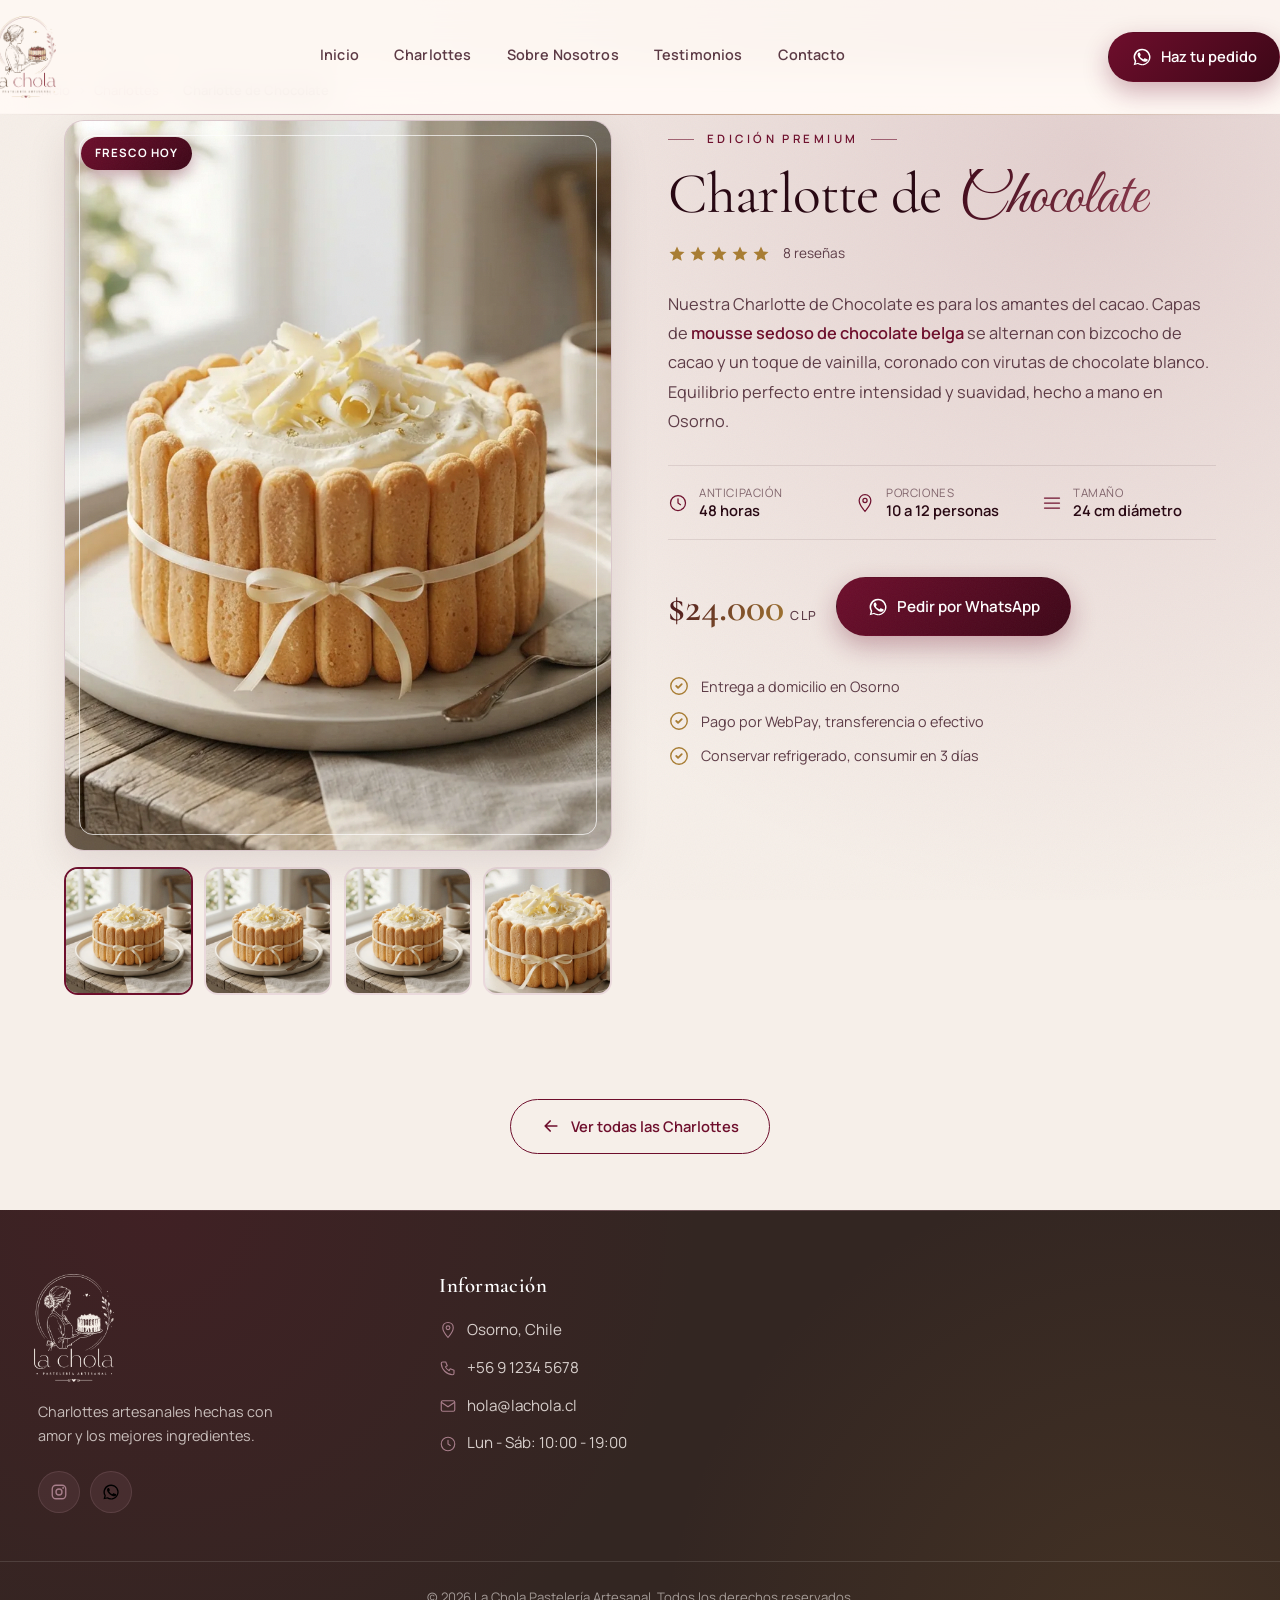
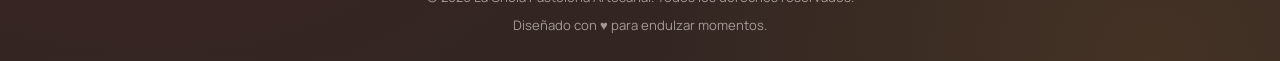
<file: productos/chocolate.html>
<!DOCTYPE html>
<html lang="es">
<head>
  <meta charset="UTF-8" />
  <meta name="viewport" content="width=device-width, initial-scale=1.0" />
  <meta name="theme-color" content="#6E0E2C" />
  <title>Charlotte de Chocolate · La Chola · Pastelería Artesanal</title>
  <meta name="description" content="Charlotte de Chocolate belga con vainilla y chocolate blanco: mousse sedoso sobre bizcocho de cacao. Hecha a mano en Osorno. Píde por WhatsApp, $24.000." />
  <link rel="canonical" href="https://lachola.cl/productos/chocolate.html" />

  <link rel="icon" type="image/x-icon" href="../assets/logo/favicon.ico" />
  <link rel="icon" type="image/png" sizes="32x32" href="../assets/logo/favicon-32.png" />
  <link rel="icon" type="image/png" sizes="16x16" href="../assets/logo/favicon-16.png" />
  <link rel="apple-touch-icon" sizes="180x180" href="../assets/logo/apple-touch-icon.png" />

  <!-- Open Graph -->
  <meta property="og:type" content="product" />
  <meta property="og:locale" content="es_CL" />
  <meta property="og:site_name" content="La Chola" />
  <meta property="og:title" content="Charlotte de Chocolate · La Chola" />
  <meta property="og:description" content="Mousse de chocolate belga sobre bizcocho de cacao. Hecha a mano en Osorno." />
  <meta property="og:url" content="https://lachola.cl/productos/chocolate.html" />
  <meta property="og:image" content="https://lachola.cl/assets/images/productos/chocolate-portada.webp" />

  <!-- Schema.org Product -->
  <script type="application/ld+json">
  {
    "@context": "https://schema.org",
    "@type": "Product",
    "name": "Charlotte de Chocolate",
    "description": "Mousse de chocolate belga sobre bizcocho de cacao. Hecha a mano en Osorno, Chile.",
    "image": "https://lachola.cl/assets/images/productos/chocolate-portada.webp",
    "brand": { "@type": "Brand", "name": "La Chola" },
    "offers": {
      "@type": "Offer",
      "price": "24000",
      "priceCurrency": "CLP",
      "availability": "https://schema.org/PreOrder",
      "url": "https://wa.me/56912345678?text=Hola%2C%20quiero%20pedir%20una%20Charlotte%20de%20Chocolate"
    }
  }
  </script>

  <link rel="preconnect" href="https://fonts.googleapis.com" />
  <link rel="preconnect" href="https://fonts.gstatic.com" crossorigin />
  <link rel="preload" as="style" href="https://fonts.googleapis.com/css2?family=Cormorant+Garamond:ital,wght@0,400;0,500;0,600;0,700;1,400;1,500;1,600&family=Manrope:wght@400;500;600;700;800&family=Great+Vibes&display=swap" />
  <link href="https://fonts.googleapis.com/css2?family=Cormorant+Garamond:ital,wght@0,400;0,500;0,600;0,700;1,400;1,500;1,600&family=Manrope:wght@400;500;600;700;800&family=Great+Vibes&display=swap" rel="stylesheet" media="print" onload="this.media='all'" />
  <link rel="stylesheet" href="../css/estilos.css" />
  <link rel="stylesheet" href="../css/producto.css" />
</head>
<body>

  <a href="#producto" class="skip-link">Saltar al contenido</a>

  <!-- HEADER -->
  <header class="header" id="inicio">
    <div class="container header__inner">
      <a href="../index.html" class="logo" aria-label="La Chola, volver al inicio">
        <img src="../assets/logo/logo-header.webp" alt="Logo La Chola · Pastelería Artesanal" class="logo__img" width="264" height="360" />
      </a>
      <nav class="nav" id="nav" aria-label="Navegación principal">
        <a href="../index.html#inicio" class="nav__link">Inicio</a>
        <a href="../index.html#charlottes" class="nav__link">Charlottes</a>
        <a href="../index.html#historia" class="nav__link">Sobre Nosotros</a>
        <a href="../index.html#testimonios" class="nav__link">Testimonios</a>
        <a href="../index.html#footer" class="nav__link">Contacto</a>
      </nav>
      <a href="https://wa.me/56912345678?text=Hola%20La%20Chola%2C%20quiero%20pedir%20una%20Charlotte%20de%20Chocolate"
         class="btn btn--primary header__cta" target="_blank" rel="noopener"
         aria-label="Hacer pedido por WhatsApp (se abre en nueva pestaña)">
        <svg class="icon" viewBox="0 0 24 24" aria-hidden="true"><path d="M17.5 14.4c-.3-.1-1.7-.8-2-.9-.3-.1-.5-.1-.6.1-.2.3-.7.9-.8 1-.2.2-.3.2-.6.1-.3-.1-1.2-.4-2.3-1.4-.9-.8-1.4-1.7-1.6-2-.2-.3 0-.5.1-.6l.4-.5c.1-.2.2-.3.3-.5.1-.2 0-.4 0-.5 0-.1-.6-1.5-.9-2.1-.2-.5-.4-.5-.6-.5h-.5c-.2 0-.5.1-.7.4-.3.3-1 1-1 2.4s1.1 2.8 1.2 3c.1.2 2.1 3.3 5.2 4.6.7.3 1.3.5 1.7.6.7.2 1.4.2 1.9.1.6-.1 1.7-.7 2-1.4.2-.7.2-1.2.2-1.4-.1-.1-.3-.2-.6-.3z"/><path d="M12 2a10 10 0 0 0-8.7 15l-1.3 4.8 4.9-1.3A10 10 0 1 0 12 2zm0 18.3c-1.5 0-3-.4-4.3-1.2l-.3-.2-3 .8.8-2.9-.2-.3a8.3 8.3 0 1 1 7 4.1z"/></svg>
        Haz tu pedido
      </a>
      <button class="nav__toggle" id="navToggle" aria-label="Abrir menú de navegación" aria-expanded="false" aria-controls="nav">
        <span></span><span></span><span></span>
      </button>
    </div>
  </header>

  <!-- BREADCRUMB -->
  <nav class="breadcrumb" aria-label="Ruta de navegación">
    <div class="container">
      <a href="../index.html">Inicio</a>
      <span aria-hidden="true">›</span>
      <a href="../index.html#charlottes">Charlottes</a>
      <span aria-hidden="true">›</span>
      <span class="breadcrumb__actual" aria-current="page">Charlotte de Chocolate</span>
    </div>
  </nav>

  <!-- PRODUCTO -->
  <main class="producto" id="producto">

    <div class="producto__galeria">
      <figure class="producto__portada">
        <img id="productoImgGrande" src="../assets/images/productos/chocolate-portada.webp"
             alt="Charlotte de Chocolate artesanal con virutas de chocolate blanco" loading="eager" />
        <span class="producto__badge">Fresco hoy</span>
      </figure>

      <div class="producto__thumbs" id="productoThumbs" role="tablist" aria-label="Miniaturas del producto">
        <button class="producto__thumb is-active" role="tab" aria-selected="true"
                data-img="../assets/images/productos/chocolate-portada.webp"
                data-alt="Charlotte de Chocolate artesanal con virutas de chocolate blanco">
          <img src="../assets/images/productos/chocolate-1.webp" alt="Vista superior" loading="lazy" decoding="async" />
        </button>
        <button class="producto__thumb" role="tab" aria-selected="false"
                data-img="../assets/images/productos/chocolate-2.webp"
                data-alt="Charlotte de Chocolate, vista inferior">
          <img src="../assets/images/productos/chocolate-2.webp" alt="Vista inferior" loading="lazy" decoding="async" />
        </button>
        <button class="producto__thumb" role="tab" aria-selected="false"
                data-img="../assets/images/productos/chocolate-3.webp"
                data-alt="Charlotte de Chocolate, detalle del centro">
          <img src="../assets/images/productos/chocolate-3.webp" alt="Detalle del centro" loading="lazy" decoding="async" />
        </button>
        <button class="producto__thumb" role="tab" aria-selected="false"
                data-img="../assets/images/productos/chocolate-closeup.webp"
                data-alt="Charlotte de Chocolate, textura del mousse en close-up">
          <img src="../assets/images/productos/chocolate-closeup.webp" alt="Close-up de textura" loading="lazy" decoding="async" />
        </button>
      </div>
    </div>

    <div class="producto__info">
      <span class="producto__etiqueta" id="productoEtiqueta">
        <span class="hero__etiqueta-linea"></span>
        Edición Premium
        <span class="hero__etiqueta-linea"></span>
      </span>
      <h1 class="producto__titulo">Charlotte de <span class="script-acento">Chocolate</span></h1>

      <div class="producto__estrellas" aria-label="5 de 5 estrellas (8 reseñas)">
        <svg viewBox="0 0 24 24" aria-hidden="true"><path d="M12 2l3 6.5 7 .7-5.3 4.8 1.6 6.9L12 17.8 5.7 21l1.6-6.9L2 9.2l7-.7L12 2z" fill="currentColor"/></svg>
        <svg viewBox="0 0 24 24" aria-hidden="true"><path d="M12 2l3 6.5 7 .7-5.3 4.8 1.6 6.9L12 17.8 5.7 21l1.6-6.9L2 9.2l7-.7L12 2z" fill="currentColor"/></svg>
        <svg viewBox="0 0 24 24" aria-hidden="true"><path d="M12 2l3 6.5 7 .7-5.3 4.8 1.6 6.9L12 17.8 5.7 21l1.6-6.9L2 9.2l7-.7L12 2z" fill="currentColor"/></svg>
        <svg viewBox="0 0 24 24" aria-hidden="true"><path d="M12 2l3 6.5 7 .7-5.3 4.8 1.6 6.9L12 17.8 5.7 21l1.6-6.9L2 9.2l7-.7L12 2z" fill="currentColor"/></svg>
        <svg viewBox="0 0 24 24" aria-hidden="true"><path d="M12 2l3 6.5 7 .7-5.3 4.8 1.6 6.9L12 17.8 5.7 21l1.6-6.9L2 9.2l7-.7L12 2z" fill="currentColor"/></svg>
        <span class="producto__estrellas-texto">8 reseñas</span>
      </div>

      <p class="producto__descripcion">
        Nuestra Charlotte de Chocolate es para los amantes del cacao. Capas de <strong>mousse sedoso de chocolate belga</strong>
        se alternan con bizcocho de cacao y un toque de vainilla, coronado con virutas de chocolate blanco.
        Equilibrio perfecto entre intensidad y suavidad, hecho a mano en Osorno.
      </p>

      <div class="producto__meta">
        <div class="producto__meta-item">
          <svg class="icon" viewBox="0 0 24 24" aria-hidden="true"><circle cx="12" cy="12" r="9" fill="none" stroke="currentColor" stroke-width="1.5"/><path d="M12 7v5l3 2" fill="none" stroke="currentColor" stroke-width="1.5" stroke-linecap="round"/></svg>
          <div>
            <span class="producto__meta-label">Anticipación</span>
            <span class="producto__meta-valor">48 horas</span>
          </div>
        </div>
        <div class="producto__meta-item">
          <svg class="icon" viewBox="0 0 24 24" aria-hidden="true"><path d="M12 2C8 2 5 5 5 9c0 5 7 13 7 13s7-8 7-13c0-4-3-7-7-7z" fill="none" stroke="currentColor" stroke-width="1.5"/><circle cx="12" cy="9" r="2.5" fill="none" stroke="currentColor" stroke-width="1.5"/></svg>
          <div>
            <span class="producto__meta-label">Porciones</span>
            <span class="producto__meta-valor">10 a 12 personas</span>
          </div>
        </div>
        <div class="producto__meta-item">
          <svg class="icon" viewBox="0 0 24 24" aria-hidden="true"><path d="M3 12h18M3 6h18M3 18h18" fill="none" stroke="currentColor" stroke-width="1.5" stroke-linecap="round"/></svg>
          <div>
            <span class="producto__meta-label">Tamaño</span>
            <span class="producto__meta-valor">24 cm diámetro</span>
          </div>
        </div>
      </div>

      <div class="producto__compra">
        <div class="producto__precio">
          <span class="producto__precio-cifra">$24.000</span>
          <span class="producto__precio-moneda">CLP</span>
        </div>
        <a href="https://wa.me/56912345678?text=Hola%2C%20quiero%20pedir%20una%20Charlotte%20de%20Chocolate"
           class="btn btn--primary producto__cta" target="_blank" rel="noopener"
           aria-label="Pedir Charlotte de Chocolate por WhatsApp">
          <svg class="icon" viewBox="0 0 24 24" aria-hidden="true"><path d="M17.5 14.4c-.3-.1-1.7-.8-2-.9-.3-.1-.5-.1-.6.1-.2.3-.7.9-.8 1-.2.2-.3.2-.6.1-.3-.1-1.2-.4-2.3-1.4-.9-.8-1.4-1.7-1.6-2-.2-.3 0-.5.1-.6l.4-.5c.1-.2.2-.3.3-.5.1-.2 0-.4 0-.5 0-.1-.6-1.5-.9-2.1-.2-.5-.4-.5-.6-.5h-.5c-.2 0-.5.1-.7.4-.3.3-1 1-1 2.4s1.1 2.8 1.2 3c.1.2 2.1 3.3 5.2 4.6.7.3 1.3.5 1.7.6.7.2 1.4.2 1.9.1.6-.1 1.7-.7 2-1.4.2-.7.2-1.2.2-1.4-.1-.1-.3-.2-.6-.3z"/><path d="M12 2a10 10 0 0 0-8.7 15l-1.3 4.8 4.9-1.3A10 10 0 1 0 12 2zm0 18.3c-1.5 0-3-.4-4.3-1.2l-.3-.2-3 .8.8-2.9-.2-.3a8.3 8.3 0 1 1 7 4.1z"/></svg>
          Pedir por WhatsApp
        </a>
      </div>

      <div class="producto__extras">
        <div class="producto__extra">
          <svg class="icon" viewBox="0 0 24 24" aria-hidden="true"><path d="M9 12l2 2 4-4" fill="none" stroke="currentColor" stroke-width="2" stroke-linecap="round" stroke-linejoin="round"/><circle cx="12" cy="12" r="9" fill="none" stroke="currentColor" stroke-width="1.5"/></svg>
          <span>Entrega a domicilio en Osorno</span>
        </div>
        <div class="producto__extra">
          <svg class="icon" viewBox="0 0 24 24" aria-hidden="true"><path d="M9 12l2 2 4-4" fill="none" stroke="currentColor" stroke-width="2" stroke-linecap="round" stroke-linejoin="round"/><circle cx="12" cy="12" r="9" fill="none" stroke="currentColor" stroke-width="1.5"/></svg>
          <span>Pago por WebPay, transferencia o efectivo</span>
        </div>
        <div class="producto__extra">
          <svg class="icon" viewBox="0 0 24 24" aria-hidden="true"><path d="M9 12l2 2 4-4" fill="none" stroke="currentColor" stroke-width="2" stroke-linecap="round" stroke-linejoin="round"/><circle cx="12" cy="12" r="9" fill="none" stroke="currentColor" stroke-width="1.5"/></svg>
          <span>Conservar refrigerado, consumir en 3 días</span>
        </div>
      </div>
    </div>
  </main>

  <!-- VOLVER -->
  <section class="seccion volver-seccion">
    <div class="container volver">
      <a href="../index.html#charlottes" class="btn btn--ghost">
        <svg class="icon" viewBox="0 0 24 24" aria-hidden="true"><path d="M19 12H5M11 6l-6 6 6 6" fill="none" stroke="currentColor" stroke-width="2" stroke-linecap="round" stroke-linejoin="round"/></svg>
        Ver todas las Charlottes
      </a>
    </div>
  </section>

  <!-- FOOTER mínimo -->
  <footer class="footer" id="footer">
    <div class="container footer__grid">
      <div class="footer__col footer__col--marca">
        <a href="../index.html" class="logo logo--footer" aria-label="La Chola, volver al inicio">
          <img src="../assets/logo/logo-footer.webp" alt="Logo La Chola · Pastelería Artesanal" class="logo__img" width="264" height="360" />
        </a>
        <p class="footer__desc">Charlottes artesanales hechas con amor y los mejores ingredientes.</p>
        <div class="redes">
          <a href="#" class="red" aria-label="Instagram">
            <svg viewBox="0 0 24 24" aria-hidden="true"><rect x="3" y="3" width="18" height="18" rx="5" fill="none" stroke="currentColor" stroke-width="1.8"/><circle cx="12" cy="12" r="4" fill="none" stroke="currentColor" stroke-width="1.8"/><circle cx="17.5" cy="6.5" r="1.2" fill="currentColor"/></svg>
          </a>
          <a href="https://wa.me/56912345678" class="red" target="_blank" rel="noopener" aria-label="WhatsApp">
            <svg viewBox="0 0 24 24" aria-hidden="true"><path d="M17.5 14.4c-.3-.1-1.7-.8-2-.9-.3-.1-.5-.1-.6.1-.2.3-.7.9-.8 1-.2.2-.3.2-.6.1-.3-.1-1.2-.4-2.3-1.4-.9-.8-1.4-1.7-1.6-2-.2-.3 0-.5.1-.6l.4-.5c.1-.2.2-.3.3-.5.1-.2 0-.4 0-.5 0-.1-.6-1.5-.9-2.1-.2-.5-.4-.5-.6-.5h-.5c-.2 0-.5.1-.7.4-.3.3-1 1-1 2.4s1.1 2.8 1.2 3c.1.2 2.1 3.3 5.2 4.6.7.3 1.3.5 1.7.6.7.2 1.4.2 1.9.1.6-.1 1.7-.7 2-1.4.2-.7.2-1.2.2-1.4-.1-.1-.3-.2-.6-.3z"/><path d="M12 2a10 10 0 0 0-8.7 15l-1.3 4.8 4.9-1.3A10 10 0 1 0 12 2zm0 18.3c-1.5 0-3-.4-4.3-1.2l-.3-.2-3 .8.8-2.9-.2-.3a8.3 8.3 0 1 1 7 4.1z"/></svg>
          </a>
        </div>
      </div>
      <div class="footer__col">
        <h3 class="footer__titulo">Información</h3>
        <ul class="footer__lista footer__lista--info">
          <li><svg class="icon" viewBox="0 0 24 24" aria-hidden="true"><path d="M12 2C8 2 5 5 5 9c0 5 7 13 7 13s7-8 7-13c0-4-3-7-7-7z" fill="none" stroke="currentColor" stroke-width="1.5"/><circle cx="12" cy="9" r="2.5" fill="none" stroke="currentColor" stroke-width="1.5"/></svg>Osorno, Chile</li>
          <li><svg class="icon" viewBox="0 0 24 24" aria-hidden="true"><path d="M5 4h4l2 5-2.5 1.5a11 11 0 0 0 5 5L15 13l5 2v4a2 2 0 0 1-2 2A16 16 0 0 1 3 6a2 2 0 0 1 2-2z" fill="none" stroke="currentColor" stroke-width="1.5" stroke-linejoin="round"/></svg><a href="tel:+56912345678">+56 9 1234 5678</a></li>
          <li><svg class="icon" viewBox="0 0 24 24" aria-hidden="true"><rect x="3" y="5" width="18" height="14" rx="2" fill="none" stroke="currentColor" stroke-width="1.5"/><path d="M3 7l9 6 9-6" fill="none" stroke="currentColor" stroke-width="1.5"/></svg><a href="mailto:hola@lachola.cl">hola@lachola.cl</a></li>
          <li><svg class="icon" viewBox="0 0 24 24" aria-hidden="true"><circle cx="12" cy="12" r="9" fill="none" stroke="currentColor" stroke-width="1.5"/><path d="M12 7v5l3 2" fill="none" stroke="currentColor" stroke-width="1.5" stroke-linecap="round"/></svg>Lun - Sáb: 10:00 - 19:00</li>
        </ul>
      </div>
    </div>
    <div class="footer__bottom">
      <p>© 2024 La Chola Pastelería Artesanal. Todos los derechos reservados.</p>
      <p class="footer__creditos">Diseñado con ♥ para endulzar momentos.</p>
    </div>
  </footer>

  <script src="../js/main.js" defer></script>
  <script src="../js/producto.js" defer></script>
</body>
</html>
</file>
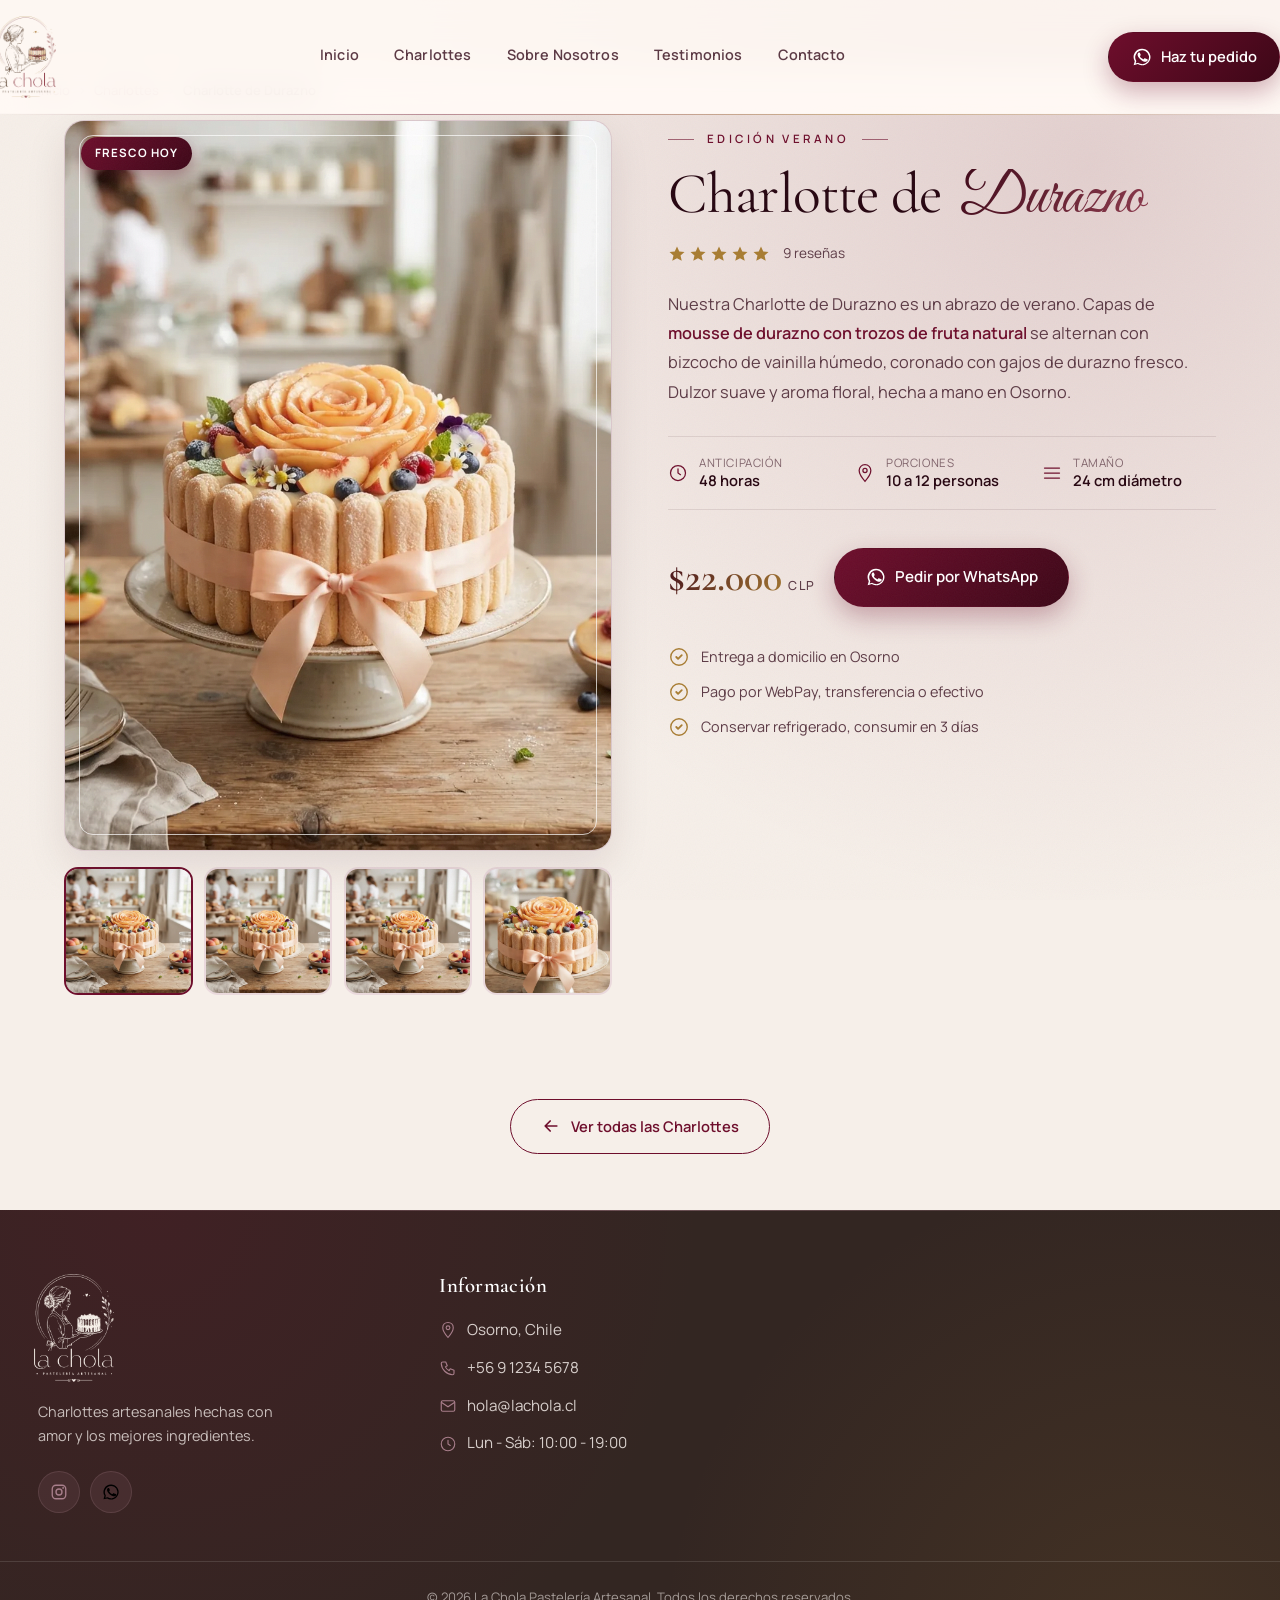
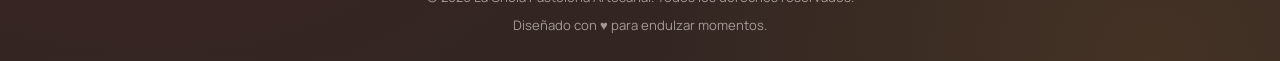
<file: productos/durazno.html>
<!DOCTYPE html>
<html lang="es">
<head>
  <meta charset="UTF-8" />
  <meta name="viewport" content="width=device-width, initial-scale=1.0" />
  <meta name="theme-color" content="#6E0E2C" />
  <title>Charlotte de Durazno · La Chola · Pastelería Artesanal</title>
  <meta name="description" content="Charlotte de Durazno artesanal: mousse de durazno con trozos de fruta natural sobre bizcocho de vainilla. Hecha a mano en Osorno. Píde por WhatsApp, $22.000." />
  <link rel="canonical" href="https://lachola.cl/productos/durazno.html" />

  <link rel="icon" type="image/x-icon" href="../assets/logo/favicon.ico" />
  <link rel="icon" type="image/png" sizes="32x32" href="../assets/logo/favicon-32.png" />
  <link rel="icon" type="image/png" sizes="16x16" href="../assets/logo/favicon-16.png" />
  <link rel="apple-touch-icon" sizes="180x180" href="../assets/logo/apple-touch-icon.png" />

  <!-- Open Graph -->
  <meta property="og:type" content="product" />
  <meta property="og:locale" content="es_CL" />
  <meta property="og:site_name" content="La Chola" />
  <meta property="og:title" content="Charlotte de Durazno · La Chola" />
  <meta property="og:description" content="Mousse de durazno con trozos de fruta natural. Hecha a mano en Osorno." />
  <meta property="og:url" content="https://lachola.cl/productos/durazno.html" />
  <meta property="og:image" content="https://lachola.cl/assets/images/productos/durazno-portada.webp" />

  <!-- Schema.org Product -->
  <script type="application/ld+json">
  {
    "@context": "https://schema.org",
    "@type": "Product",
    "name": "Charlotte de Durazno",
    "description": "Mousse de durazno con trozos de fruta natural. Hecha a mano en Osorno, Chile.",
    "image": "https://lachola.cl/assets/images/productos/durazno-portada.webp",
    "brand": { "@type": "Brand", "name": "La Chola" },
    "offers": {
      "@type": "Offer",
      "price": "22000",
      "priceCurrency": "CLP",
      "availability": "https://schema.org/PreOrder",
      "url": "https://wa.me/56912345678?text=Hola%2C%20quiero%20pedir%20una%20Charlotte%20de%20Durazno"
    }
  }
  </script>

  <link rel="preconnect" href="https://fonts.googleapis.com" />
  <link rel="preconnect" href="https://fonts.gstatic.com" crossorigin />
  <link rel="preload" as="style" href="https://fonts.googleapis.com/css2?family=Cormorant+Garamond:ital,wght@0,400;0,500;0,600;0,700;1,400;1,500;1,600&family=Manrope:wght@400;500;600;700;800&family=Great+Vibes&display=swap" />
  <link href="https://fonts.googleapis.com/css2?family=Cormorant+Garamond:ital,wght@0,400;0,500;0,600;0,700;1,400;1,500;1,600&family=Manrope:wght@400;500;600;700;800&family=Great+Vibes&display=swap" rel="stylesheet" media="print" onload="this.media='all'" />
  <link rel="stylesheet" href="../css/estilos.css" />
  <link rel="stylesheet" href="../css/producto.css" />
</head>
<body>

  <a href="#producto" class="skip-link">Saltar al contenido</a>

  <!-- HEADER -->
  <header class="header" id="inicio">
    <div class="container header__inner">
      <a href="../index.html" class="logo" aria-label="La Chola, volver al inicio">
        <img src="../assets/logo/logo-header.webp" alt="Logo La Chola · Pastelería Artesanal" class="logo__img" width="264" height="360" />
      </a>
      <nav class="nav" id="nav" aria-label="Navegación principal">
        <a href="../index.html#inicio" class="nav__link">Inicio</a>
        <a href="../index.html#charlottes" class="nav__link">Charlottes</a>
        <a href="../index.html#historia" class="nav__link">Sobre Nosotros</a>
        <a href="../index.html#testimonios" class="nav__link">Testimonios</a>
        <a href="../index.html#footer" class="nav__link">Contacto</a>
      </nav>
      <a href="https://wa.me/56912345678?text=Hola%20La%20Chola%2C%20quiero%20pedir%20una%20Charlotte%20de%20Durazno"
         class="btn btn--primary header__cta" target="_blank" rel="noopener"
         aria-label="Hacer pedido por WhatsApp (se abre en nueva pestaña)">
        <svg class="icon" viewBox="0 0 24 24" aria-hidden="true"><path d="M17.5 14.4c-.3-.1-1.7-.8-2-.9-.3-.1-.5-.1-.6.1-.2.3-.7.9-.8 1-.2.2-.3.2-.6.1-.3-.1-1.2-.4-2.3-1.4-.9-.8-1.4-1.7-1.6-2-.2-.3 0-.5.1-.6l.4-.5c.1-.2.2-.3.3-.5.1-.2 0-.4 0-.5 0-.1-.6-1.5-.9-2.1-.2-.5-.4-.5-.6-.5h-.5c-.2 0-.5.1-.7.4-.3.3-1 1-1 2.4s1.1 2.8 1.2 3c.1.2 2.1 3.3 5.2 4.6.7.3 1.3.5 1.7.6.7.2 1.4.2 1.9.1.6-.1 1.7-.7 2-1.4.2-.7.2-1.2.2-1.4-.1-.1-.3-.2-.6-.3z"/><path d="M12 2a10 10 0 0 0-8.7 15l-1.3 4.8 4.9-1.3A10 10 0 1 0 12 2zm0 18.3c-1.5 0-3-.4-4.3-1.2l-.3-.2-3 .8.8-2.9-.2-.3a8.3 8.3 0 1 1 7 4.1z"/></svg>
        Haz tu pedido
      </a>
      <button class="nav__toggle" id="navToggle" aria-label="Abrir menú de navegación" aria-expanded="false" aria-controls="nav">
        <span></span><span></span><span></span>
      </button>
    </div>
  </header>

  <!-- BREADCRUMB -->
  <nav class="breadcrumb" aria-label="Ruta de navegación">
    <div class="container">
      <a href="../index.html">Inicio</a>
      <span aria-hidden="true">›</span>
      <a href="../index.html#charlottes">Charlottes</a>
      <span aria-hidden="true">›</span>
      <span class="breadcrumb__actual" aria-current="page">Charlotte de Durazno</span>
    </div>
  </nav>

  <!-- PRODUCTO -->
  <main class="producto" id="producto">

    <div class="producto__galeria">
      <figure class="producto__portada">
        <img id="productoImgGrande" src="../assets/images/productos/durazno-portada.webp"
             alt="Charlotte de Durazno con trozos de fruta natural" loading="eager" />
        <span class="producto__badge">Fresco hoy</span>
      </figure>

      <div class="producto__thumbs" id="productoThumbs" role="tablist" aria-label="Miniaturas del producto">
        <button class="producto__thumb is-active" role="tab" aria-selected="true"
                data-img="../assets/images/productos/durazno-portada.webp"
                data-alt="Charlotte de Durazno con trozos de fruta natural">
          <img src="../assets/images/productos/durazno-1.webp" alt="Vista superior" loading="lazy" decoding="async" />
        </button>
        <button class="producto__thumb" role="tab" aria-selected="false"
                data-img="../assets/images/productos/durazno-2.webp"
                data-alt="Charlotte de Durazno, vista inferior">
          <img src="../assets/images/productos/durazno-2.webp" alt="Vista inferior" loading="lazy" decoding="async" />
        </button>
        <button class="producto__thumb" role="tab" aria-selected="false"
                data-img="../assets/images/productos/durazno-3.webp"
                data-alt="Charlotte de Durazno, detalle del centro">
          <img src="../assets/images/productos/durazno-3.webp" alt="Detalle del centro" loading="lazy" decoding="async" />
        </button>
        <button class="producto__thumb" role="tab" aria-selected="false"
                data-img="../assets/images/productos/durazno-closeup.webp"
                data-alt="Charlotte de Durazno, textura del mousse en close-up">
          <img src="../assets/images/productos/durazno-closeup.webp" alt="Close-up de textura" loading="lazy" decoding="async" />
        </button>
      </div>
    </div>

    <div class="producto__info">
      <span class="producto__etiqueta" id="productoEtiqueta">
        <span class="hero__etiqueta-linea"></span>
        Edición Verano
        <span class="hero__etiqueta-linea"></span>
      </span>
      <h1 class="producto__titulo">Charlotte de <span class="script-acento">Durazno</span></h1>

      <div class="producto__estrellas" aria-label="5 de 5 estrellas (9 reseñas)">
        <svg viewBox="0 0 24 24" aria-hidden="true"><path d="M12 2l3 6.5 7 .7-5.3 4.8 1.6 6.9L12 17.8 5.7 21l1.6-6.9L2 9.2l7-.7L12 2z" fill="currentColor"/></svg>
        <svg viewBox="0 0 24 24" aria-hidden="true"><path d="M12 2l3 6.5 7 .7-5.3 4.8 1.6 6.9L12 17.8 5.7 21l1.6-6.9L2 9.2l7-.7L12 2z" fill="currentColor"/></svg>
        <svg viewBox="0 0 24 24" aria-hidden="true"><path d="M12 2l3 6.5 7 .7-5.3 4.8 1.6 6.9L12 17.8 5.7 21l1.6-6.9L2 9.2l7-.7L12 2z" fill="currentColor"/></svg>
        <svg viewBox="0 0 24 24" aria-hidden="true"><path d="M12 2l3 6.5 7 .7-5.3 4.8 1.6 6.9L12 17.8 5.7 21l1.6-6.9L2 9.2l7-.7L12 2z" fill="currentColor"/></svg>
        <svg viewBox="0 0 24 24" aria-hidden="true"><path d="M12 2l3 6.5 7 .7-5.3 4.8 1.6 6.9L12 17.8 5.7 21l1.6-6.9L2 9.2l7-.7L12 2z" fill="currentColor"/></svg>
        <span class="producto__estrellas-texto">9 reseñas</span>
      </div>

      <p class="producto__descripcion">
        Nuestra Charlotte de Durazno es un abrazo de verano. Capas de <strong>mousse de durazno con trozos de fruta natural</strong>
        se alternan con bizcocho de vainilla húmedo, coronado con gajos de durazno fresco.
        Dulzor suave y aroma floral, hecha a mano en Osorno.
      </p>

      <div class="producto__meta">
        <div class="producto__meta-item">
          <svg class="icon" viewBox="0 0 24 24" aria-hidden="true"><circle cx="12" cy="12" r="9" fill="none" stroke="currentColor" stroke-width="1.5"/><path d="M12 7v5l3 2" fill="none" stroke="currentColor" stroke-width="1.5" stroke-linecap="round"/></svg>
          <div>
            <span class="producto__meta-label">Anticipación</span>
            <span class="producto__meta-valor">48 horas</span>
          </div>
        </div>
        <div class="producto__meta-item">
          <svg class="icon" viewBox="0 0 24 24" aria-hidden="true"><path d="M12 2C8 2 5 5 5 9c0 5 7 13 7 13s7-8 7-13c0-4-3-7-7-7z" fill="none" stroke="currentColor" stroke-width="1.5"/><circle cx="12" cy="9" r="2.5" fill="none" stroke="currentColor" stroke-width="1.5"/></svg>
          <div>
            <span class="producto__meta-label">Porciones</span>
            <span class="producto__meta-valor">10 a 12 personas</span>
          </div>
        </div>
        <div class="producto__meta-item">
          <svg class="icon" viewBox="0 0 24 24" aria-hidden="true"><path d="M3 12h18M3 6h18M3 18h18" fill="none" stroke="currentColor" stroke-width="1.5" stroke-linecap="round"/></svg>
          <div>
            <span class="producto__meta-label">Tamaño</span>
            <span class="producto__meta-valor">24 cm diámetro</span>
          </div>
        </div>
      </div>

      <div class="producto__compra">
        <div class="producto__precio">
          <span class="producto__precio-cifra">$22.000</span>
          <span class="producto__precio-moneda">CLP</span>
        </div>
        <a href="https://wa.me/56912345678?text=Hola%2C%20quiero%20pedir%20una%20Charlotte%20de%20Durazno"
           class="btn btn--primary producto__cta" target="_blank" rel="noopener"
           aria-label="Pedir Charlotte de Durazno por WhatsApp">
          <svg class="icon" viewBox="0 0 24 24" aria-hidden="true"><path d="M17.5 14.4c-.3-.1-1.7-.8-2-.9-.3-.1-.5-.1-.6.1-.2.3-.7.9-.8 1-.2.2-.3.2-.6.1-.3-.1-1.2-.4-2.3-1.4-.9-.8-1.4-1.7-1.6-2-.2-.3 0-.5.1-.6l.4-.5c.1-.2.2-.3.3-.5.1-.2 0-.4 0-.5 0-.1-.6-1.5-.9-2.1-.2-.5-.4-.5-.6-.5h-.5c-.2 0-.5.1-.7.4-.3.3-1 1-1 2.4s1.1 2.8 1.2 3c.1.2 2.1 3.3 5.2 4.6.7.3 1.3.5 1.7.6.7.2 1.4.2 1.9.1.6-.1 1.7-.7 2-1.4.2-.7.2-1.2.2-1.4-.1-.1-.3-.2-.6-.3z"/><path d="M12 2a10 10 0 0 0-8.7 15l-1.3 4.8 4.9-1.3A10 10 0 1 0 12 2zm0 18.3c-1.5 0-3-.4-4.3-1.2l-.3-.2-3 .8.8-2.9-.2-.3a8.3 8.3 0 1 1 7 4.1z"/></svg>
          Pedir por WhatsApp
        </a>
      </div>

      <div class="producto__extras">
        <div class="producto__extra">
          <svg class="icon" viewBox="0 0 24 24" aria-hidden="true"><path d="M9 12l2 2 4-4" fill="none" stroke="currentColor" stroke-width="2" stroke-linecap="round" stroke-linejoin="round"/><circle cx="12" cy="12" r="9" fill="none" stroke="currentColor" stroke-width="1.5"/></svg>
          <span>Entrega a domicilio en Osorno</span>
        </div>
        <div class="producto__extra">
          <svg class="icon" viewBox="0 0 24 24" aria-hidden="true"><path d="M9 12l2 2 4-4" fill="none" stroke="currentColor" stroke-width="2" stroke-linecap="round" stroke-linejoin="round"/><circle cx="12" cy="12" r="9" fill="none" stroke="currentColor" stroke-width="1.5"/></svg>
          <span>Pago por WebPay, transferencia o efectivo</span>
        </div>
        <div class="producto__extra">
          <svg class="icon" viewBox="0 0 24 24" aria-hidden="true"><path d="M9 12l2 2 4-4" fill="none" stroke="currentColor" stroke-width="2" stroke-linecap="round" stroke-linejoin="round"/><circle cx="12" cy="12" r="9" fill="none" stroke="currentColor" stroke-width="1.5"/></svg>
          <span>Conservar refrigerado, consumir en 3 días</span>
        </div>
      </div>
    </div>
  </main>

  <!-- VOLVER -->
  <section class="seccion volver-seccion">
    <div class="container volver">
      <a href="../index.html#charlottes" class="btn btn--ghost">
        <svg class="icon" viewBox="0 0 24 24" aria-hidden="true"><path d="M19 12H5M11 6l-6 6 6 6" fill="none" stroke="currentColor" stroke-width="2" stroke-linecap="round" stroke-linejoin="round"/></svg>
        Ver todas las Charlottes
      </a>
    </div>
  </section>

  <!-- FOOTER mínimo -->
  <footer class="footer" id="footer">
    <div class="container footer__grid">
      <div class="footer__col footer__col--marca">
        <a href="../index.html" class="logo logo--footer" aria-label="La Chola, volver al inicio">
          <img src="../assets/logo/logo-footer.webp" alt="Logo La Chola · Pastelería Artesanal" class="logo__img" width="264" height="360" />
        </a>
        <p class="footer__desc">Charlottes artesanales hechas con amor y los mejores ingredientes.</p>
        <div class="redes">
          <a href="#" class="red" aria-label="Instagram">
            <svg viewBox="0 0 24 24" aria-hidden="true"><rect x="3" y="3" width="18" height="18" rx="5" fill="none" stroke="currentColor" stroke-width="1.8"/><circle cx="12" cy="12" r="4" fill="none" stroke="currentColor" stroke-width="1.8"/><circle cx="17.5" cy="6.5" r="1.2" fill="currentColor"/></svg>
          </a>
          <a href="https://wa.me/56912345678" class="red" target="_blank" rel="noopener" aria-label="WhatsApp">
            <svg viewBox="0 0 24 24" aria-hidden="true"><path d="M17.5 14.4c-.3-.1-1.7-.8-2-.9-.3-.1-.5-.1-.6.1-.2.3-.7.9-.8 1-.2.2-.3.2-.6.1-.3-.1-1.2-.4-2.3-1.4-.9-.8-1.4-1.7-1.6-2-.2-.3 0-.5.1-.6l.4-.5c.1-.2.2-.3.3-.5.1-.2 0-.4 0-.5 0-.1-.6-1.5-.9-2.1-.2-.5-.4-.5-.6-.5h-.5c-.2 0-.5.1-.7.4-.3.3-1 1-1 2.4s1.1 2.8 1.2 3c.1.2 2.1 3.3 5.2 4.6.7.3 1.3.5 1.7.6.7.2 1.4.2 1.9.1.6-.1 1.7-.7 2-1.4.2-.7.2-1.2.2-1.4-.1-.1-.3-.2-.6-.3z"/><path d="M12 2a10 10 0 0 0-8.7 15l-1.3 4.8 4.9-1.3A10 10 0 1 0 12 2zm0 18.3c-1.5 0-3-.4-4.3-1.2l-.3-.2-3 .8.8-2.9-.2-.3a8.3 8.3 0 1 1 7 4.1z"/></svg>
          </a>
        </div>
      </div>
      <div class="footer__col">
        <h3 class="footer__titulo">Información</h3>
        <ul class="footer__lista footer__lista--info">
          <li><svg class="icon" viewBox="0 0 24 24" aria-hidden="true"><path d="M12 2C8 2 5 5 5 9c0 5 7 13 7 13s7-8 7-13c0-4-3-7-7-7z" fill="none" stroke="currentColor" stroke-width="1.5"/><circle cx="12" cy="9" r="2.5" fill="none" stroke="currentColor" stroke-width="1.5"/></svg>Osorno, Chile</li>
          <li><svg class="icon" viewBox="0 0 24 24" aria-hidden="true"><path d="M5 4h4l2 5-2.5 1.5a11 11 0 0 0 5 5L15 13l5 2v4a2 2 0 0 1-2 2A16 16 0 0 1 3 6a2 2 0 0 1 2-2z" fill="none" stroke="currentColor" stroke-width="1.5" stroke-linejoin="round"/></svg><a href="tel:+56912345678">+56 9 1234 5678</a></li>
          <li><svg class="icon" viewBox="0 0 24 24" aria-hidden="true"><rect x="3" y="5" width="18" height="14" rx="2" fill="none" stroke="currentColor" stroke-width="1.5"/><path d="M3 7l9 6 9-6" fill="none" stroke="currentColor" stroke-width="1.5"/></svg><a href="mailto:hola@lachola.cl">hola@lachola.cl</a></li>
          <li><svg class="icon" viewBox="0 0 24 24" aria-hidden="true"><circle cx="12" cy="12" r="9" fill="none" stroke="currentColor" stroke-width="1.5"/><path d="M12 7v5l3 2" fill="none" stroke="currentColor" stroke-width="1.5" stroke-linecap="round"/></svg>Lun - Sáb: 10:00 - 19:00</li>
        </ul>
      </div>
    </div>
    <div class="footer__bottom">
      <p>© 2024 La Chola Pastelería Artesanal. Todos los derechos reservados.</p>
      <p class="footer__creditos">Diseñado con ♥ para endulzar momentos.</p>
    </div>
  </footer>

  <script src="../js/main.js" defer></script>
  <script src="../js/producto.js" defer></script>
</body>
</html>
</file>
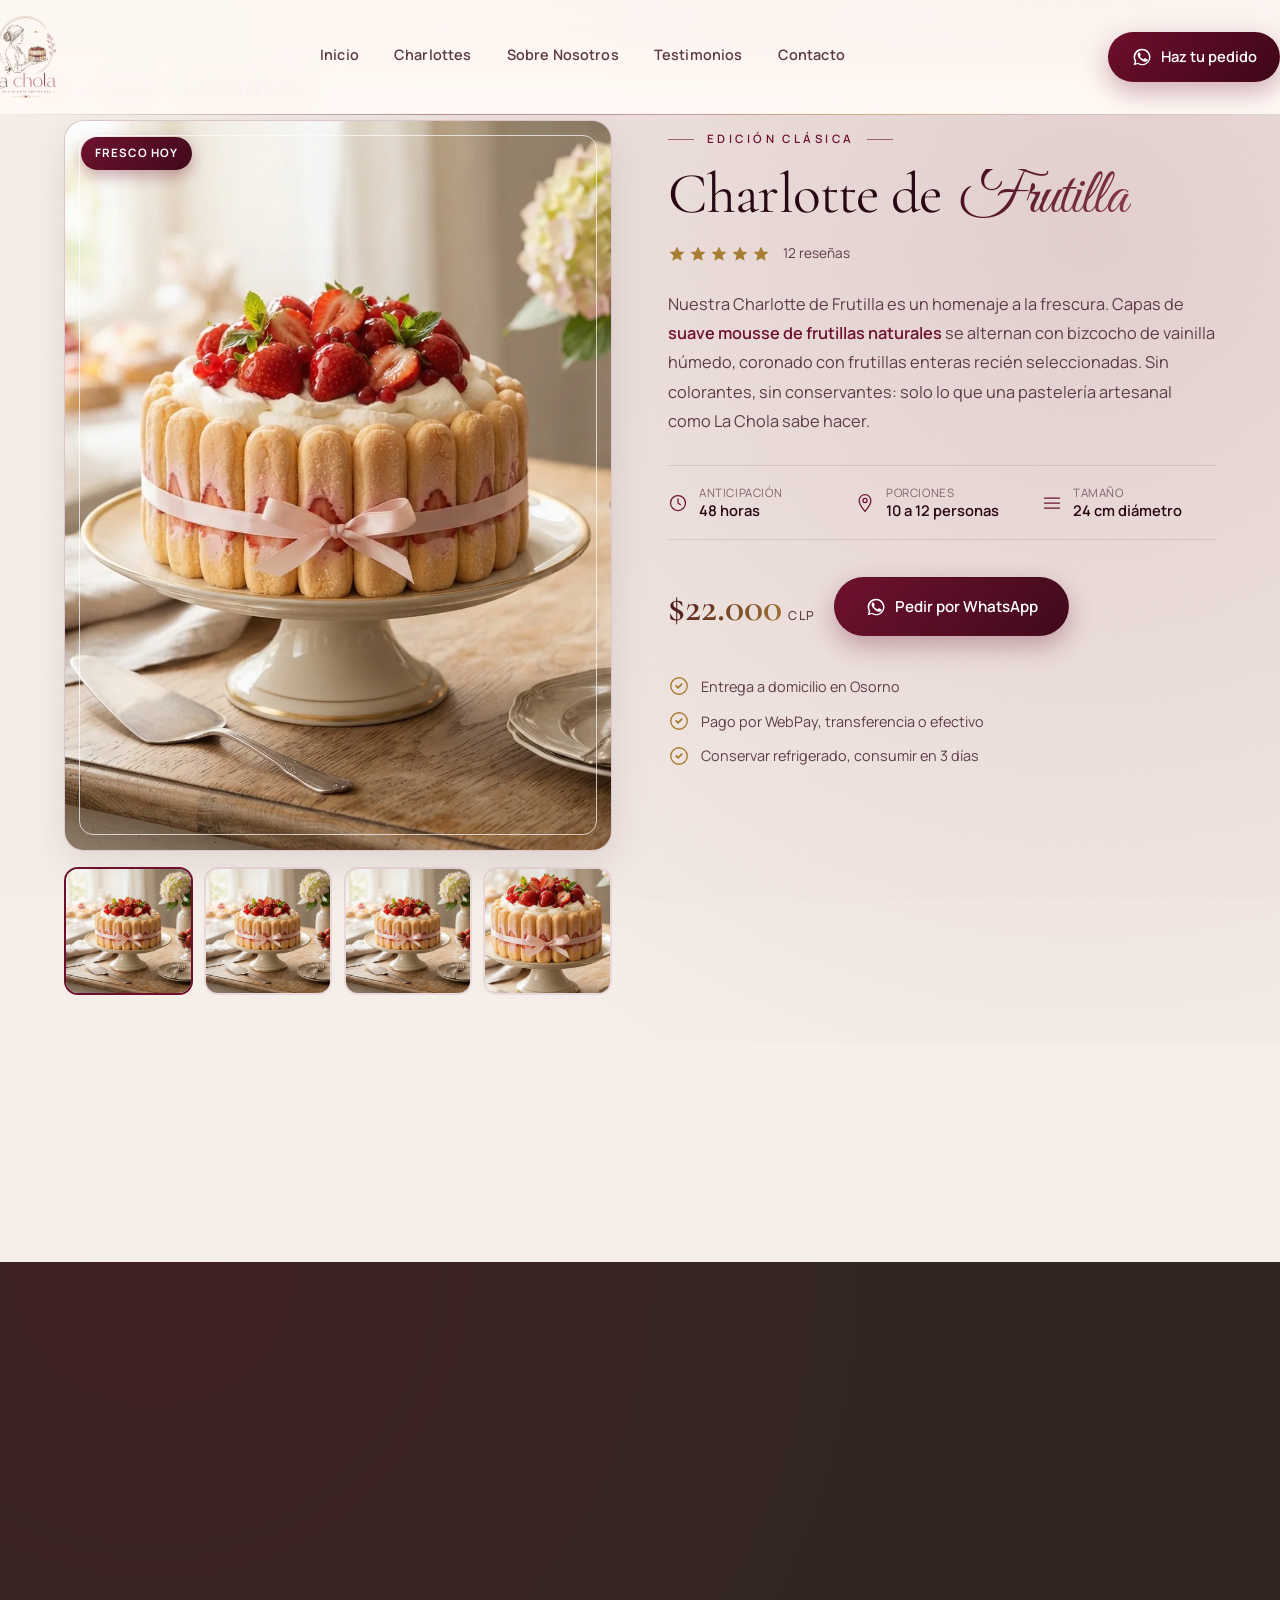
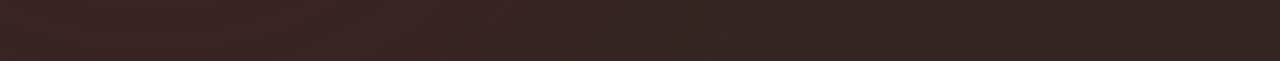
<file: productos/frutilla.html>
<!DOCTYPE html>
<html lang="es">
<head>
  <meta charset="UTF-8" />
  <meta name="viewport" content="width=device-width, initial-scale=1.0" />
  <meta name="theme-color" content="#6E0E2C" />
  <title>Charlotte de Frutilla · La Chola · Pastelería Artesanal</title>
  <meta name="description" content="Charlotte de Frutilla artesanal: suave mousse de frutillas naturales sobre bizcocho de vainilla. Hecha a mano en Osorno. Píde por WhatsApp, $22.000." />
  <link rel="canonical" href="https://lachola.cl/productos/frutilla.html" />

  <link rel="icon" type="image/x-icon" href="../assets/logo/favicon.ico" />
  <link rel="icon" type="image/png" sizes="32x32" href="../assets/logo/favicon-32.png" />
  <link rel="icon" type="image/png" sizes="16x16" href="../assets/logo/favicon-16.png" />
  <link rel="apple-touch-icon" sizes="180x180" href="../assets/logo/apple-touch-icon.png" />

  <!-- Open Graph -->
  <meta property="og:type" content="product" />
  <meta property="og:locale" content="es_CL" />
  <meta property="og:site_name" content="La Chola" />
  <meta property="og:title" content="Charlotte de Frutilla · La Chola" />
  <meta property="og:description" content="Suave mousse de frutilla con bizcocho de vainilla. Hecha a mano en Osorno." />
  <meta property="og:url" content="https://lachola.cl/productos/frutilla.html" />
  <meta property="og:image" content="https://lachola.cl/assets/images/productos/frutilla-portada.webp" />

  <!-- Schema.org Product -->
  <script type="application/ld+json">
  {
    "@context": "https://schema.org",
    "@type": "Product",
    "name": "Charlotte de Frutilla",
    "description": "Suave mousse de frutillas naturales sobre bizcocho de vainilla. Hecha a mano en Osorno, Chile.",
    "image": "https://lachola.cl/assets/images/productos/frutilla-portada.webp",
    "brand": { "@type": "Brand", "name": "La Chola" },
    "offers": {
      "@type": "Offer",
      "price": "22000",
      "priceCurrency": "CLP",
      "availability": "https://schema.org/PreOrder",
      "url": "https://wa.me/56912345678?text=Hola%2C%20quiero%20pedir%20una%20Charlotte%20de%20Frutilla"
    }
  }
  </script>

  <link rel="preconnect" href="https://fonts.googleapis.com" />
  <link rel="preconnect" href="https://fonts.gstatic.com" crossorigin />
  <link rel="preload" as="style" href="https://fonts.googleapis.com/css2?family=Cormorant+Garamond:ital,wght@0,400;0,500;0,600;0,700;1,400;1,500;1,600&family=Manrope:wght@400;500;600;700;800&family=Great+Vibes&display=swap" />
  <link href="https://fonts.googleapis.com/css2?family=Cormorant+Garamond:ital,wght@0,400;0,500;0,600;0,700;1,400;1,500;1,600&family=Manrope:wght@400;500;600;700;800&family=Great+Vibes&display=swap" rel="stylesheet" media="print" onload="this.media='all'" />
  <link rel="stylesheet" href="../css/estilos.css" />
  <link rel="stylesheet" href="../css/producto.css" />
</head>
<body>

  <a href="#producto" class="skip-link">Saltar al contenido</a>

  <!-- HEADER -->
  <header class="header" id="inicio">
    <div class="container header__inner">
      <a href="../index.html" class="logo" aria-label="La Chola, volver al inicio">
        <img src="../assets/logo/logo-header.webp" alt="Logo La Chola · Pastelería Artesanal" class="logo__img" width="264" height="360" />
      </a>
      <nav class="nav" id="nav" aria-label="Navegación principal">
        <a href="../index.html#inicio" class="nav__link">Inicio</a>
        <a href="../index.html#charlottes" class="nav__link">Charlottes</a>
        <a href="../index.html#historia" class="nav__link">Sobre Nosotros</a>
        <a href="../index.html#testimonios" class="nav__link">Testimonios</a>
        <a href="../index.html#footer" class="nav__link">Contacto</a>
      </nav>
      <a href="https://wa.me/56912345678?text=Hola%20La%20Chola%2C%20quiero%20pedir%20una%20Charlotte%20de%20Frutilla"
         class="btn btn--primary header__cta" target="_blank" rel="noopener"
         aria-label="Hacer pedido por WhatsApp (se abre en nueva pestaña)">
        <svg class="icon" viewBox="0 0 24 24" aria-hidden="true"><path d="M17.5 14.4c-.3-.1-1.7-.8-2-.9-.3-.1-.5-.1-.6.1-.2.3-.7.9-.8 1-.2.2-.3.2-.6.1-.3-.1-1.2-.4-2.3-1.4-.9-.8-1.4-1.7-1.6-2-.2-.3 0-.5.1-.6l.4-.5c.1-.2.2-.3.3-.5.1-.2 0-.4 0-.5 0-.1-.6-1.5-.9-2.1-.2-.5-.4-.5-.6-.5h-.5c-.2 0-.5.1-.7.4-.3.3-1 1-1 2.4s1.1 2.8 1.2 3c.1.2 2.1 3.3 5.2 4.6.7.3 1.3.5 1.7.6.7.2 1.4.2 1.9.1.6-.1 1.7-.7 2-1.4.2-.7.2-1.2.2-1.4-.1-.1-.3-.2-.6-.3z"/><path d="M12 2a10 10 0 0 0-8.7 15l-1.3 4.8 4.9-1.3A10 10 0 1 0 12 2zm0 18.3c-1.5 0-3-.4-4.3-1.2l-.3-.2-3 .8.8-2.9-.2-.3a8.3 8.3 0 1 1 7 4.1z"/></svg>
        Haz tu pedido
      </a>
      <button class="nav__toggle" id="navToggle" aria-label="Abrir menú de navegación" aria-expanded="false" aria-controls="nav">
        <span></span><span></span><span></span>
      </button>
    </div>
  </header>

  <!-- BREADCRUMB -->
  <nav class="breadcrumb" aria-label="Ruta de navegación">
    <div class="container">
      <a href="../index.html">Inicio</a>
      <span aria-hidden="true">›</span>
      <a href="../index.html#charlottes">Charlottes</a>
      <span aria-hidden="true">›</span>
      <span class="breadcrumb__actual" aria-current="page">Charlotte de Frutilla</span>
    </div>
  </nav>

  <!-- PRODUCTO -->
  <main class="producto" id="producto">

    <!-- Columna 1: galería -->
    <div class="producto__galeria">
      <figure class="producto__portada">
        <img id="productoImgGrande" src="../assets/images/productos/frutilla-portada.webp"
             alt="Charlotte de Frutilla artesanal en primer plano" loading="eager" />
        <span class="producto__badge">Fresco hoy</span>
      </figure>

      <div class="producto__thumbs" id="productoThumbs" role="tablist" aria-label="Miniaturas del producto">
        <button class="producto__thumb is-active" role="tab" aria-selected="true"
                data-img="../assets/images/productos/frutilla-portada.webp"
                data-alt="Charlotte de Frutilla artesanal en primer plano">
          <img src="../assets/images/productos/frutilla-1.webp" alt="Vista superior" loading="lazy" decoding="async" />
        </button>
        <button class="producto__thumb" role="tab" aria-selected="false"
                data-img="../assets/images/productos/frutilla-2.webp"
                data-alt="Charlotte de Frutilla, vista inferior">
          <img src="../assets/images/productos/frutilla-2.webp" alt="Vista inferior" loading="lazy" decoding="async" />
        </button>
        <button class="producto__thumb" role="tab" aria-selected="false"
                data-img="../assets/images/productos/frutilla-3.webp"
                data-alt="Charlotte de Frutilla, detalle del centro">
          <img src="../assets/images/productos/frutilla-3.webp" alt="Detalle del centro" loading="lazy" decoding="async" />
        </button>
        <button class="producto__thumb" role="tab" aria-selected="false"
                data-img="../assets/images/productos/frutilla-closeup.webp"
                data-alt="Charlotte de Frutilla, textura del mousse en close-up">
          <img src="../assets/images/productos/frutilla-closeup.webp" alt="Close-up de textura" loading="lazy" decoding="async" />
        </button>
      </div>
    </div>

    <!-- Columna 2: info -->
    <div class="producto__info">
      <span class="producto__etiqueta" id="productoEtiqueta">
        <span class="hero__etiqueta-linea"></span>
        Edición Clásica
        <span class="hero__etiqueta-linea"></span>
      </span>
      <h1 class="producto__titulo">Charlotte de <span class="script-acento">Frutilla</span></h1>

      <div class="producto__estrellas" aria-label="5 de 5 estrellas (12 reseñas)">
        <svg viewBox="0 0 24 24" aria-hidden="true"><path d="M12 2l3 6.5 7 .7-5.3 4.8 1.6 6.9L12 17.8 5.7 21l1.6-6.9L2 9.2l7-.7L12 2z" fill="currentColor"/></svg>
        <svg viewBox="0 0 24 24" aria-hidden="true"><path d="M12 2l3 6.5 7 .7-5.3 4.8 1.6 6.9L12 17.8 5.7 21l1.6-6.9L2 9.2l7-.7L12 2z" fill="currentColor"/></svg>
        <svg viewBox="0 0 24 24" aria-hidden="true"><path d="M12 2l3 6.5 7 .7-5.3 4.8 1.6 6.9L12 17.8 5.7 21l1.6-6.9L2 9.2l7-.7L12 2z" fill="currentColor"/></svg>
        <svg viewBox="0 0 24 24" aria-hidden="true"><path d="M12 2l3 6.5 7 .7-5.3 4.8 1.6 6.9L12 17.8 5.7 21l1.6-6.9L2 9.2l7-.7L12 2z" fill="currentColor"/></svg>
        <svg viewBox="0 0 24 24" aria-hidden="true"><path d="M12 2l3 6.5 7 .7-5.3 4.8 1.6 6.9L12 17.8 5.7 21l1.6-6.9L2 9.2l7-.7L12 2z" fill="currentColor"/></svg>
        <span class="producto__estrellas-texto">12 reseñas</span>
      </div>

      <p class="producto__descripcion">
        Nuestra Charlotte de Frutilla es un homenaje a la frescura. Capas de <strong>suave mousse de frutillas naturales</strong>
        se alternan con bizcocho de vainilla húmedo, coronado con frutillas enteras recién seleccionadas.
        Sin colorantes, sin conservantes: solo lo que una pastelería artesanal como La Chola sabe hacer.
      </p>

      <div class="producto__meta">
        <div class="producto__meta-item">
          <svg class="icon" viewBox="0 0 24 24" aria-hidden="true"><circle cx="12" cy="12" r="9" fill="none" stroke="currentColor" stroke-width="1.5"/><path d="M12 7v5l3 2" fill="none" stroke="currentColor" stroke-width="1.5" stroke-linecap="round"/></svg>
          <div>
            <span class="producto__meta-label">Anticipación</span>
            <span class="producto__meta-valor">48 horas</span>
          </div>
        </div>
        <div class="producto__meta-item">
          <svg class="icon" viewBox="0 0 24 24" aria-hidden="true"><path d="M12 2C8 2 5 5 5 9c0 5 7 13 7 13s7-8 7-13c0-4-3-7-7-7z" fill="none" stroke="currentColor" stroke-width="1.5"/><circle cx="12" cy="9" r="2.5" fill="none" stroke="currentColor" stroke-width="1.5"/></svg>
          <div>
            <span class="producto__meta-label">Porciones</span>
            <span class="producto__meta-valor">10 a 12 personas</span>
          </div>
        </div>
        <div class="producto__meta-item">
          <svg class="icon" viewBox="0 0 24 24" aria-hidden="true"><path d="M3 12h18M3 6h18M3 18h18" fill="none" stroke="currentColor" stroke-width="1.5" stroke-linecap="round"/></svg>
          <div>
            <span class="producto__meta-label">Tamaño</span>
            <span class="producto__meta-valor">24 cm diámetro</span>
          </div>
        </div>
      </div>

      <div class="producto__compra">
        <div class="producto__precio">
          <span class="producto__precio-cifra">$22.000</span>
          <span class="producto__precio-moneda">CLP</span>
        </div>
        <a href="https://wa.me/56912345678?text=Hola%2C%20quiero%20pedir%20una%20Charlotte%20de%20Frutilla"
           class="btn btn--primary producto__cta" target="_blank" rel="noopener"
           aria-label="Pedir Charlotte de Frutilla por WhatsApp">
          <svg class="icon" viewBox="0 0 24 24" aria-hidden="true"><path d="M17.5 14.4c-.3-.1-1.7-.8-2-.9-.3-.1-.5-.1-.6.1-.2.3-.7.9-.8 1-.2.2-.3.2-.6.1-.3-.1-1.2-.4-2.3-1.4-.9-.8-1.4-1.7-1.6-2-.2-.3 0-.5.1-.6l.4-.5c.1-.2.2-.3.3-.5.1-.2 0-.4 0-.5 0-.1-.6-1.5-.9-2.1-.2-.5-.4-.5-.6-.5h-.5c-.2 0-.5.1-.7.4-.3.3-1 1-1 2.4s1.1 2.8 1.2 3c.1.2 2.1 3.3 5.2 4.6.7.3 1.3.5 1.7.6.7.2 1.4.2 1.9.1.6-.1 1.7-.7 2-1.4.2-.7.2-1.2.2-1.4-.1-.1-.3-.2-.6-.3z"/><path d="M12 2a10 10 0 0 0-8.7 15l-1.3 4.8 4.9-1.3A10 10 0 1 0 12 2zm0 18.3c-1.5 0-3-.4-4.3-1.2l-.3-.2-3 .8.8-2.9-.2-.3a8.3 8.3 0 1 1 7 4.1z"/></svg>
          Pedir por WhatsApp
        </a>
      </div>

      <div class="producto__extras">
        <div class="producto__extra">
          <svg class="icon" viewBox="0 0 24 24" aria-hidden="true"><path d="M9 12l2 2 4-4" fill="none" stroke="currentColor" stroke-width="2" stroke-linecap="round" stroke-linejoin="round"/><circle cx="12" cy="12" r="9" fill="none" stroke="currentColor" stroke-width="1.5"/></svg>
          <span>Entrega a domicilio en Osorno</span>
        </div>
        <div class="producto__extra">
          <svg class="icon" viewBox="0 0 24 24" aria-hidden="true"><path d="M9 12l2 2 4-4" fill="none" stroke="currentColor" stroke-width="2" stroke-linecap="round" stroke-linejoin="round"/><circle cx="12" cy="12" r="9" fill="none" stroke="currentColor" stroke-width="1.5"/></svg>
          <span>Pago por WebPay, transferencia o efectivo</span>
        </div>
        <div class="producto__extra">
          <svg class="icon" viewBox="0 0 24 24" aria-hidden="true"><path d="M9 12l2 2 4-4" fill="none" stroke="currentColor" stroke-width="2" stroke-linecap="round" stroke-linejoin="round"/><circle cx="12" cy="12" r="9" fill="none" stroke="currentColor" stroke-width="1.5"/></svg>
          <span>Conservar refrigerado, consumir en 3 días</span>
        </div>
      </div>
    </div>
  </main>

  <!-- VOLVER -->
  <section class="seccion volver-seccion">
    <div class="container volver">
      <a href="../index.html#charlottes" class="btn btn--ghost">
        <svg class="icon" viewBox="0 0 24 24" aria-hidden="true"><path d="M19 12H5M11 6l-6 6 6 6" fill="none" stroke="currentColor" stroke-width="2" stroke-linecap="round" stroke-linejoin="round"/></svg>
        Ver todas las Charlottes
      </a>
    </div>
  </section>

  <!-- FOOTER mínimo -->
  <footer class="footer" id="footer">
    <div class="container footer__grid">
      <div class="footer__col footer__col--marca">
        <a href="../index.html" class="logo logo--footer" aria-label="La Chola, volver al inicio">
          <img src="../assets/logo/logo-footer.webp" alt="Logo La Chola · Pastelería Artesanal" class="logo__img" width="264" height="360" />
        </a>
        <p class="footer__desc">Charlottes artesanales hechas con amor y los mejores ingredientes.</p>
        <div class="redes">
          <a href="#" class="red" aria-label="Instagram">
            <svg viewBox="0 0 24 24" aria-hidden="true"><rect x="3" y="3" width="18" height="18" rx="5" fill="none" stroke="currentColor" stroke-width="1.8"/><circle cx="12" cy="12" r="4" fill="none" stroke="currentColor" stroke-width="1.8"/><circle cx="17.5" cy="6.5" r="1.2" fill="currentColor"/></svg>
          </a>
          <a href="https://wa.me/56912345678" class="red" target="_blank" rel="noopener" aria-label="WhatsApp">
            <svg viewBox="0 0 24 24" aria-hidden="true"><path d="M17.5 14.4c-.3-.1-1.7-.8-2-.9-.3-.1-.5-.1-.6.1-.2.3-.7.9-.8 1-.2.2-.3.2-.6.1-.3-.1-1.2-.4-2.3-1.4-.9-.8-1.4-1.7-1.6-2-.2-.3 0-.5.1-.6l.4-.5c.1-.2.2-.3.3-.5.1-.2 0-.4 0-.5 0-.1-.6-1.5-.9-2.1-.2-.5-.4-.5-.6-.5h-.5c-.2 0-.5.1-.7.4-.3.3-1 1-1 2.4s1.1 2.8 1.2 3c.1.2 2.1 3.3 5.2 4.6.7.3 1.3.5 1.7.6.7.2 1.4.2 1.9.1.6-.1 1.7-.7 2-1.4.2-.7.2-1.2.2-1.4-.1-.1-.3-.2-.6-.3z"/><path d="M12 2a10 10 0 0 0-8.7 15l-1.3 4.8 4.9-1.3A10 10 0 1 0 12 2zm0 18.3c-1.5 0-3-.4-4.3-1.2l-.3-.2-3 .8.8-2.9-.2-.3a8.3 8.3 0 1 1 7 4.1z"/></svg>
          </a>
        </div>
      </div>
      <div class="footer__col">
        <h3 class="footer__titulo">Información</h3>
        <ul class="footer__lista footer__lista--info">
          <li><svg class="icon" viewBox="0 0 24 24" aria-hidden="true"><path d="M12 2C8 2 5 5 5 9c0 5 7 13 7 13s7-8 7-13c0-4-3-7-7-7z" fill="none" stroke="currentColor" stroke-width="1.5"/><circle cx="12" cy="9" r="2.5" fill="none" stroke="currentColor" stroke-width="1.5"/></svg>Osorno, Chile</li>
          <li><svg class="icon" viewBox="0 0 24 24" aria-hidden="true"><path d="M5 4h4l2 5-2.5 1.5a11 11 0 0 0 5 5L15 13l5 2v4a2 2 0 0 1-2 2A16 16 0 0 1 3 6a2 2 0 0 1 2-2z" fill="none" stroke="currentColor" stroke-width="1.5" stroke-linejoin="round"/></svg><a href="tel:+56912345678">+56 9 1234 5678</a></li>
          <li><svg class="icon" viewBox="0 0 24 24" aria-hidden="true"><rect x="3" y="5" width="18" height="14" rx="2" fill="none" stroke="currentColor" stroke-width="1.5"/><path d="M3 7l9 6 9-6" fill="none" stroke="currentColor" stroke-width="1.5"/></svg><a href="mailto:hola@lachola.cl">hola@lachola.cl</a></li>
          <li><svg class="icon" viewBox="0 0 24 24" aria-hidden="true"><circle cx="12" cy="12" r="9" fill="none" stroke="currentColor" stroke-width="1.5"/><path d="M12 7v5l3 2" fill="none" stroke="currentColor" stroke-width="1.5" stroke-linecap="round"/></svg>Lun - Sáb: 10:00 - 19:00</li>
        </ul>
      </div>
    </div>
    <div class="footer__bottom">
      <p>© 2024 La Chola Pastelería Artesanal. Todos los derechos reservados.</p>
      <p class="footer__creditos">Diseñado con ♥ para endulzar momentos.</p>
    </div>
  </footer>

  <script src="../js/main.js" defer></script>
  <script src="../js/producto.js" defer></script>
</body>
</html>
</file>
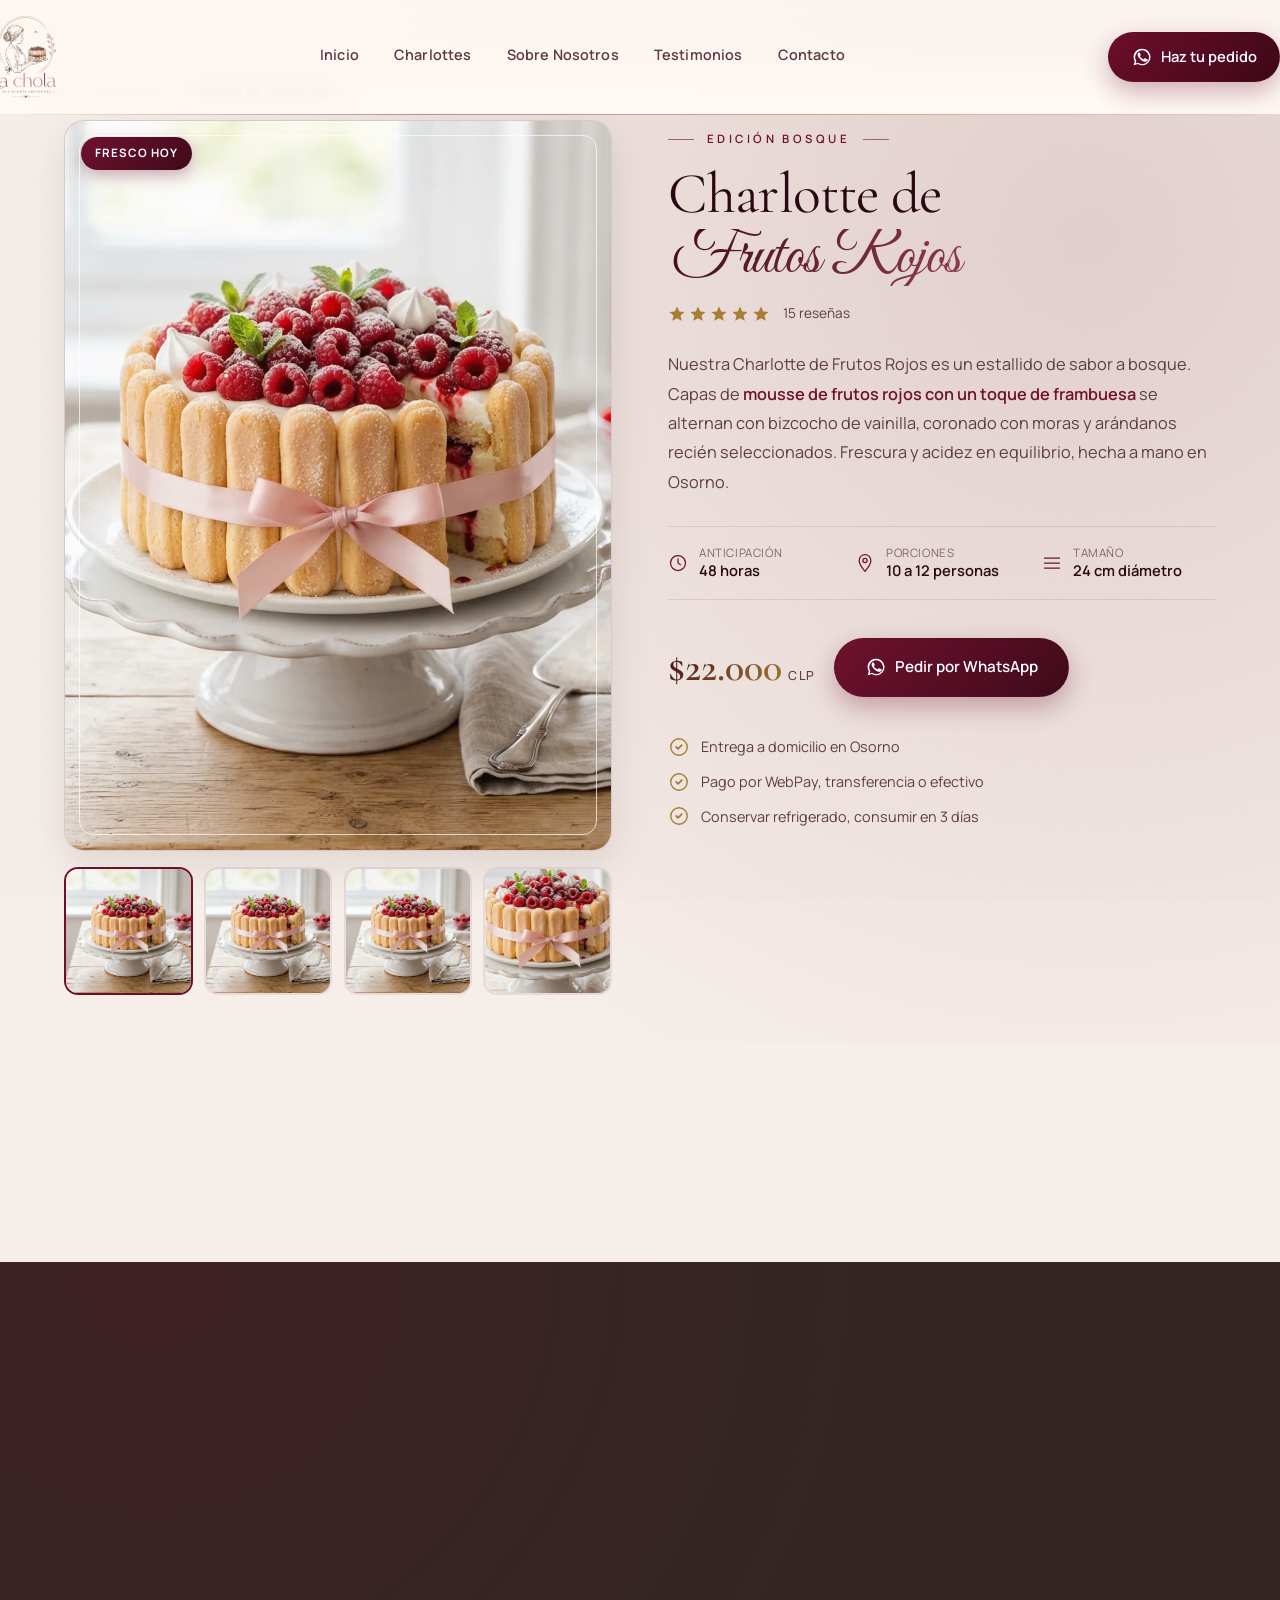
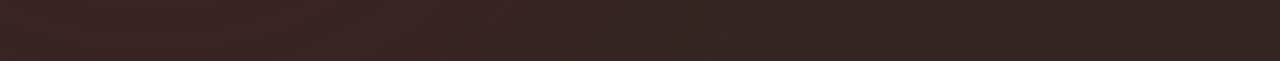
<file: productos/frutos-rojos.html>
<!DOCTYPE html>
<html lang="es">
<head>
  <meta charset="UTF-8" />
  <meta name="viewport" content="width=device-width, initial-scale=1.0" />
  <meta name="theme-color" content="#6E0E2C" />
  <title>Charlotte de Frutos Rojos · La Chola · Pastelería Artesanal</title>
  <meta name="description" content="Charlotte de Frutos Rojos artesanal: mousse de frutos rojos con toque de frambuesa sobre bizcocho de vainilla. Hecha a mano en Osorno. Píde por WhatsApp, $22.000." />
  <link rel="canonical" href="https://lachola.cl/productos/frutos-rojos.html" />

  <link rel="icon" type="image/x-icon" href="../assets/logo/favicon.ico" />
  <link rel="icon" type="image/png" sizes="32x32" href="../assets/logo/favicon-32.png" />
  <link rel="icon" type="image/png" sizes="16x16" href="../assets/logo/favicon-16.png" />
  <link rel="apple-touch-icon" sizes="180x180" href="../assets/logo/apple-touch-icon.png" />

  <!-- Open Graph -->
  <meta property="og:type" content="product" />
  <meta property="og:locale" content="es_CL" />
  <meta property="og:site_name" content="La Chola" />
  <meta property="og:title" content="Charlotte de Frutos Rojos · La Chola" />
  <meta property="og:description" content="Mousse de frutos rojos con un toque de frambuesa. Hecha a mano en Osorno." />
  <meta property="og:url" content="https://lachola.cl/productos/frutos-rojos.html" />
  <meta property="og:image" content="https://lachola.cl/assets/images/productos/frutos-rojos-portada.webp" />

  <!-- Schema.org Product -->
  <script type="application/ld+json">
  {
    "@context": "https://schema.org",
    "@type": "Product",
    "name": "Charlotte de Frutos Rojos",
    "description": "Mousse de frutos rojos con un toque de frambuesa. Hecha a mano en Osorno, Chile.",
    "image": "https://lachola.cl/assets/images/productos/frutos-rojos-portada.webp",
    "brand": { "@type": "Brand", "name": "La Chola" },
    "offers": {
      "@type": "Offer",
      "price": "22000",
      "priceCurrency": "CLP",
      "availability": "https://schema.org/PreOrder",
      "url": "https://wa.me/56912345678?text=Hola%2C%20quiero%20pedir%20una%20Charlotte%20de%20Frutos%20Rojos"
    }
  }
  </script>

  <link rel="preconnect" href="https://fonts.googleapis.com" />
  <link rel="preconnect" href="https://fonts.gstatic.com" crossorigin />
  <link rel="preload" as="style" href="https://fonts.googleapis.com/css2?family=Cormorant+Garamond:ital,wght@0,400;0,500;0,600;0,700;1,400;1,500;1,600&family=Manrope:wght@400;500;600;700;800&family=Great+Vibes&display=swap" />
  <link href="https://fonts.googleapis.com/css2?family=Cormorant+Garamond:ital,wght@0,400;0,500;0,600;0,700;1,400;1,500;1,600&family=Manrope:wght@400;500;600;700;800&family=Great+Vibes&display=swap" rel="stylesheet" media="print" onload="this.media='all'" />
  <link rel="stylesheet" href="../css/estilos.css" />
  <link rel="stylesheet" href="../css/producto.css" />
</head>
<body>

  <a href="#producto" class="skip-link">Saltar al contenido</a>

  <!-- HEADER -->
  <header class="header" id="inicio">
    <div class="container header__inner">
      <a href="../index.html" class="logo" aria-label="La Chola, volver al inicio">
        <img src="../assets/logo/logo-header.webp" alt="Logo La Chola · Pastelería Artesanal" class="logo__img" width="264" height="360" />
      </a>
      <nav class="nav" id="nav" aria-label="Navegación principal">
        <a href="../index.html#inicio" class="nav__link">Inicio</a>
        <a href="../index.html#charlottes" class="nav__link">Charlottes</a>
        <a href="../index.html#historia" class="nav__link">Sobre Nosotros</a>
        <a href="../index.html#testimonios" class="nav__link">Testimonios</a>
        <a href="../index.html#footer" class="nav__link">Contacto</a>
      </nav>
      <a href="https://wa.me/56912345678?text=Hola%20La%20Chola%2C%20quiero%20pedir%20una%20Charlotte%20de%20Frutos%20Rojos"
         class="btn btn--primary header__cta" target="_blank" rel="noopener"
         aria-label="Hacer pedido por WhatsApp (se abre en nueva pestaña)">
        <svg class="icon" viewBox="0 0 24 24" aria-hidden="true"><path d="M17.5 14.4c-.3-.1-1.7-.8-2-.9-.3-.1-.5-.1-.6.1-.2.3-.7.9-.8 1-.2.2-.3.2-.6.1-.3-.1-1.2-.4-2.3-1.4-.9-.8-1.4-1.7-1.6-2-.2-.3 0-.5.1-.6l.4-.5c.1-.2.2-.3.3-.5.1-.2 0-.4 0-.5 0-.1-.6-1.5-.9-2.1-.2-.5-.4-.5-.6-.5h-.5c-.2 0-.5.1-.7.4-.3.3-1 1-1 2.4s1.1 2.8 1.2 3c.1.2 2.1 3.3 5.2 4.6.7.3 1.3.5 1.7.6.7.2 1.4.2 1.9.1.6-.1 1.7-.7 2-1.4.2-.7.2-1.2.2-1.4-.1-.1-.3-.2-.6-.3z"/><path d="M12 2a10 10 0 0 0-8.7 15l-1.3 4.8 4.9-1.3A10 10 0 1 0 12 2zm0 18.3c-1.5 0-3-.4-4.3-1.2l-.3-.2-3 .8.8-2.9-.2-.3a8.3 8.3 0 1 1 7 4.1z"/></svg>
        Haz tu pedido
      </a>
      <button class="nav__toggle" id="navToggle" aria-label="Abrir menú de navegación" aria-expanded="false" aria-controls="nav">
        <span></span><span></span><span></span>
      </button>
    </div>
  </header>

  <!-- BREADCRUMB -->
  <nav class="breadcrumb" aria-label="Ruta de navegación">
    <div class="container">
      <a href="../index.html">Inicio</a>
      <span aria-hidden="true">›</span>
      <a href="../index.html#charlottes">Charlottes</a>
      <span aria-hidden="true">›</span>
      <span class="breadcrumb__actual" aria-current="page">Charlotte de Frutos Rojos</span>
    </div>
  </nav>

  <!-- PRODUCTO -->
  <main class="producto" id="producto">

    <div class="producto__galeria">
      <figure class="producto__portada">
        <img id="productoImgGrande" src="../assets/images/productos/frutos-rojos-portada.webp"
             alt="Charlotte de Frutos Rojos con moras y arándanos" loading="eager" />
        <span class="producto__badge">Fresco hoy</span>
      </figure>

      <div class="producto__thumbs" id="productoThumbs" role="tablist" aria-label="Miniaturas del producto">
        <button class="producto__thumb is-active" role="tab" aria-selected="true"
                data-img="../assets/images/productos/frutos-rojos-portada.webp"
                data-alt="Charlotte de Frutos Rojos con moras y arándanos">
          <img src="../assets/images/productos/frutos-rojos-1.webp" alt="Vista superior" loading="lazy" decoding="async" />
        </button>
        <button class="producto__thumb" role="tab" aria-selected="false"
                data-img="../assets/images/productos/frutos-rojos-2.webp"
                data-alt="Charlotte de Frutos Rojos, vista inferior">
          <img src="../assets/images/productos/frutos-rojos-2.webp" alt="Vista inferior" loading="lazy" decoding="async" />
        </button>
        <button class="producto__thumb" role="tab" aria-selected="false"
                data-img="../assets/images/productos/frutos-rojos-3.webp"
                data-alt="Charlotte de Frutos Rojos, detalle del centro">
          <img src="../assets/images/productos/frutos-rojos-3.webp" alt="Detalle del centro" loading="lazy" decoding="async" />
        </button>
        <button class="producto__thumb" role="tab" aria-selected="false"
                data-img="../assets/images/productos/frutos-rojos-closeup.webp"
                data-alt="Charlotte de Frutos Rojos, textura del mousse en close-up">
          <img src="../assets/images/productos/frutos-rojos-closeup.webp" alt="Close-up de textura" loading="lazy" decoding="async" />
        </button>
      </div>
    </div>

    <div class="producto__info">
      <span class="producto__etiqueta" id="productoEtiqueta">
        <span class="hero__etiqueta-linea"></span>
        Edición Bosque
        <span class="hero__etiqueta-linea"></span>
      </span>
      <h1 class="producto__titulo">Charlotte de <span class="script-acento">Frutos Rojos</span></h1>

      <div class="producto__estrellas" aria-label="5 de 5 estrellas (15 reseñas)">
        <svg viewBox="0 0 24 24" aria-hidden="true"><path d="M12 2l3 6.5 7 .7-5.3 4.8 1.6 6.9L12 17.8 5.7 21l1.6-6.9L2 9.2l7-.7L12 2z" fill="currentColor"/></svg>
        <svg viewBox="0 0 24 24" aria-hidden="true"><path d="M12 2l3 6.5 7 .7-5.3 4.8 1.6 6.9L12 17.8 5.7 21l1.6-6.9L2 9.2l7-.7L12 2z" fill="currentColor"/></svg>
        <svg viewBox="0 0 24 24" aria-hidden="true"><path d="M12 2l3 6.5 7 .7-5.3 4.8 1.6 6.9L12 17.8 5.7 21l1.6-6.9L2 9.2l7-.7L12 2z" fill="currentColor"/></svg>
        <svg viewBox="0 0 24 24" aria-hidden="true"><path d="M12 2l3 6.5 7 .7-5.3 4.8 1.6 6.9L12 17.8 5.7 21l1.6-6.9L2 9.2l7-.7L12 2z" fill="currentColor"/></svg>
        <svg viewBox="0 0 24 24" aria-hidden="true"><path d="M12 2l3 6.5 7 .7-5.3 4.8 1.6 6.9L12 17.8 5.7 21l1.6-6.9L2 9.2l7-.7L12 2z" fill="currentColor"/></svg>
        <span class="producto__estrellas-texto">15 reseñas</span>
      </div>

      <p class="producto__descripcion">
        Nuestra Charlotte de Frutos Rojos es un estallido de sabor a bosque. Capas de <strong>mousse de frutos rojos con un toque de frambuesa</strong>
        se alternan con bizcocho de vainilla, coronado con moras y arándanos recién seleccionados.
        Frescura y acidez en equilibrio, hecha a mano en Osorno.
      </p>

      <div class="producto__meta">
        <div class="producto__meta-item">
          <svg class="icon" viewBox="0 0 24 24" aria-hidden="true"><circle cx="12" cy="12" r="9" fill="none" stroke="currentColor" stroke-width="1.5"/><path d="M12 7v5l3 2" fill="none" stroke="currentColor" stroke-width="1.5" stroke-linecap="round"/></svg>
          <div>
            <span class="producto__meta-label">Anticipación</span>
            <span class="producto__meta-valor">48 horas</span>
          </div>
        </div>
        <div class="producto__meta-item">
          <svg class="icon" viewBox="0 0 24 24" aria-hidden="true"><path d="M12 2C8 2 5 5 5 9c0 5 7 13 7 13s7-8 7-13c0-4-3-7-7-7z" fill="none" stroke="currentColor" stroke-width="1.5"/><circle cx="12" cy="9" r="2.5" fill="none" stroke="currentColor" stroke-width="1.5"/></svg>
          <div>
            <span class="producto__meta-label">Porciones</span>
            <span class="producto__meta-valor">10 a 12 personas</span>
          </div>
        </div>
        <div class="producto__meta-item">
          <svg class="icon" viewBox="0 0 24 24" aria-hidden="true"><path d="M3 12h18M3 6h18M3 18h18" fill="none" stroke="currentColor" stroke-width="1.5" stroke-linecap="round"/></svg>
          <div>
            <span class="producto__meta-label">Tamaño</span>
            <span class="producto__meta-valor">24 cm diámetro</span>
          </div>
        </div>
      </div>

      <div class="producto__compra">
        <div class="producto__precio">
          <span class="producto__precio-cifra">$22.000</span>
          <span class="producto__precio-moneda">CLP</span>
        </div>
        <a href="https://wa.me/56912345678?text=Hola%2C%20quiero%20pedir%20una%20Charlotte%20de%20Frutos%20Rojos"
           class="btn btn--primary producto__cta" target="_blank" rel="noopener"
           aria-label="Pedir Charlotte de Frutos Rojos por WhatsApp">
          <svg class="icon" viewBox="0 0 24 24" aria-hidden="true"><path d="M17.5 14.4c-.3-.1-1.7-.8-2-.9-.3-.1-.5-.1-.6.1-.2.3-.7.9-.8 1-.2.2-.3.2-.6.1-.3-.1-1.2-.4-2.3-1.4-.9-.8-1.4-1.7-1.6-2-.2-.3 0-.5.1-.6l.4-.5c.1-.2.2-.3.3-.5.1-.2 0-.4 0-.5 0-.1-.6-1.5-.9-2.1-.2-.5-.4-.5-.6-.5h-.5c-.2 0-.5.1-.7.4-.3.3-1 1-1 2.4s1.1 2.8 1.2 3c.1.2 2.1 3.3 5.2 4.6.7.3 1.3.5 1.7.6.7.2 1.4.2 1.9.1.6-.1 1.7-.7 2-1.4.2-.7.2-1.2.2-1.4-.1-.1-.3-.2-.6-.3z"/><path d="M12 2a10 10 0 0 0-8.7 15l-1.3 4.8 4.9-1.3A10 10 0 1 0 12 2zm0 18.3c-1.5 0-3-.4-4.3-1.2l-.3-.2-3 .8.8-2.9-.2-.3a8.3 8.3 0 1 1 7 4.1z"/></svg>
          Pedir por WhatsApp
        </a>
      </div>

      <div class="producto__extras">
        <div class="producto__extra">
          <svg class="icon" viewBox="0 0 24 24" aria-hidden="true"><path d="M9 12l2 2 4-4" fill="none" stroke="currentColor" stroke-width="2" stroke-linecap="round" stroke-linejoin="round"/><circle cx="12" cy="12" r="9" fill="none" stroke="currentColor" stroke-width="1.5"/></svg>
          <span>Entrega a domicilio en Osorno</span>
        </div>
        <div class="producto__extra">
          <svg class="icon" viewBox="0 0 24 24" aria-hidden="true"><path d="M9 12l2 2 4-4" fill="none" stroke="currentColor" stroke-width="2" stroke-linecap="round" stroke-linejoin="round"/><circle cx="12" cy="12" r="9" fill="none" stroke="currentColor" stroke-width="1.5"/></svg>
          <span>Pago por WebPay, transferencia o efectivo</span>
        </div>
        <div class="producto__extra">
          <svg class="icon" viewBox="0 0 24 24" aria-hidden="true"><path d="M9 12l2 2 4-4" fill="none" stroke="currentColor" stroke-width="2" stroke-linecap="round" stroke-linejoin="round"/><circle cx="12" cy="12" r="9" fill="none" stroke="currentColor" stroke-width="1.5"/></svg>
          <span>Conservar refrigerado, consumir en 3 días</span>
        </div>
      </div>
    </div>
  </main>

  <!-- VOLVER -->
  <section class="seccion volver-seccion">
    <div class="container volver">
      <a href="../index.html#charlottes" class="btn btn--ghost">
        <svg class="icon" viewBox="0 0 24 24" aria-hidden="true"><path d="M19 12H5M11 6l-6 6 6 6" fill="none" stroke="currentColor" stroke-width="2" stroke-linecap="round" stroke-linejoin="round"/></svg>
        Ver todas las Charlottes
      </a>
    </div>
  </section>

  <!-- FOOTER mínimo -->
  <footer class="footer" id="footer">
    <div class="container footer__grid">
      <div class="footer__col footer__col--marca">
        <a href="../index.html" class="logo logo--footer" aria-label="La Chola, volver al inicio">
          <img src="../assets/logo/logo-footer.webp" alt="Logo La Chola · Pastelería Artesanal" class="logo__img" width="264" height="360" />
        </a>
        <p class="footer__desc">Charlottes artesanales hechas con amor y los mejores ingredientes.</p>
        <div class="redes">
          <a href="#" class="red" aria-label="Instagram">
            <svg viewBox="0 0 24 24" aria-hidden="true"><rect x="3" y="3" width="18" height="18" rx="5" fill="none" stroke="currentColor" stroke-width="1.8"/><circle cx="12" cy="12" r="4" fill="none" stroke="currentColor" stroke-width="1.8"/><circle cx="17.5" cy="6.5" r="1.2" fill="currentColor"/></svg>
          </a>
          <a href="https://wa.me/56912345678" class="red" target="_blank" rel="noopener" aria-label="WhatsApp">
            <svg viewBox="0 0 24 24" aria-hidden="true"><path d="M17.5 14.4c-.3-.1-1.7-.8-2-.9-.3-.1-.5-.1-.6.1-.2.3-.7.9-.8 1-.2.2-.3.2-.6.1-.3-.1-1.2-.4-2.3-1.4-.9-.8-1.4-1.7-1.6-2-.2-.3 0-.5.1-.6l.4-.5c.1-.2.2-.3.3-.5.1-.2 0-.4 0-.5 0-.1-.6-1.5-.9-2.1-.2-.5-.4-.5-.6-.5h-.5c-.2 0-.5.1-.7.4-.3.3-1 1-1 2.4s1.1 2.8 1.2 3c.1.2 2.1 3.3 5.2 4.6.7.3 1.3.5 1.7.6.7.2 1.4.2 1.9.1.6-.1 1.7-.7 2-1.4.2-.7.2-1.2.2-1.4-.1-.1-.3-.2-.6-.3z"/><path d="M12 2a10 10 0 0 0-8.7 15l-1.3 4.8 4.9-1.3A10 10 0 1 0 12 2zm0 18.3c-1.5 0-3-.4-4.3-1.2l-.3-.2-3 .8.8-2.9-.2-.3a8.3 8.3 0 1 1 7 4.1z"/></svg>
          </a>
        </div>
      </div>
      <div class="footer__col">
        <h3 class="footer__titulo">Información</h3>
        <ul class="footer__lista footer__lista--info">
          <li><svg class="icon" viewBox="0 0 24 24" aria-hidden="true"><path d="M12 2C8 2 5 5 5 9c0 5 7 13 7 13s7-8 7-13c0-4-3-7-7-7z" fill="none" stroke="currentColor" stroke-width="1.5"/><circle cx="12" cy="9" r="2.5" fill="none" stroke="currentColor" stroke-width="1.5"/></svg>Osorno, Chile</li>
          <li><svg class="icon" viewBox="0 0 24 24" aria-hidden="true"><path d="M5 4h4l2 5-2.5 1.5a11 11 0 0 0 5 5L15 13l5 2v4a2 2 0 0 1-2 2A16 16 0 0 1 3 6a2 2 0 0 1 2-2z" fill="none" stroke="currentColor" stroke-width="1.5" stroke-linejoin="round"/></svg><a href="tel:+56912345678">+56 9 1234 5678</a></li>
          <li><svg class="icon" viewBox="0 0 24 24" aria-hidden="true"><rect x="3" y="5" width="18" height="14" rx="2" fill="none" stroke="currentColor" stroke-width="1.5"/><path d="M3 7l9 6 9-6" fill="none" stroke="currentColor" stroke-width="1.5"/></svg><a href="mailto:hola@lachola.cl">hola@lachola.cl</a></li>
          <li><svg class="icon" viewBox="0 0 24 24" aria-hidden="true"><circle cx="12" cy="12" r="9" fill="none" stroke="currentColor" stroke-width="1.5"/><path d="M12 7v5l3 2" fill="none" stroke="currentColor" stroke-width="1.5" stroke-linecap="round"/></svg>Lun - Sáb: 10:00 - 19:00</li>
        </ul>
      </div>
    </div>
    <div class="footer__bottom">
      <p>© 2024 La Chola Pastelería Artesanal. Todos los derechos reservados.</p>
      <p class="footer__creditos">Diseñado con ♥ para endulzar momentos.</p>
    </div>
  </footer>

  <script src="../js/main.js" defer></script>
  <script src="../js/producto.js" defer></script>
</body>
</html>
</file>
<file: css/estilos.css>
/* =========================================================
   LA CHOLA · Pastelería Artesanal — Sistema visual
   Estética: boutique premium / editorial
   Tipografías: Cormorant Garamond (títulos) + Manrope (UI)
   ========================================================= */

/* ---------- Design tokens ---------- */
:root {
  /* Colores de marca — Paleta Burdeo profundo */
  --color-cream: #F6EFE9;
  --color-blush: #EAD9DC;
  --color-rose: #6E0E2C;
  --color-rose-deep: #3D0717;
  --color-rose-soft: #A87E8B;
  --color-coral: #8E3A4D;
  --color-peach: #D6AB96;
  --color-wine: #260510;
  --color-wine-light: #3D0B1C;
  --color-chocolate: #2B1813;
  --color-gold: #A87C31;
  --color-gold-light: #CCAA6A;
  --color-sand: #F1E8DE;
  --color-white: #FFFFFF;

  /* Texto */
  --text-primary: #260510;
  --text-secondary: #5C3A45;
  --text-muted: #8A6A73;

  /* Degradados de marca */
  --grad-rose: linear-gradient(135deg, var(--color-rose) 0%, var(--color-rose-deep) 100%);
  --grad-coral: linear-gradient(135deg, var(--color-rose) 0%, var(--color-coral) 100%);
  --grad-gold: linear-gradient(135deg, var(--color-gold-light) 0%, var(--color-gold) 100%);

  /* Bordes */
  --border-soft: rgba(48, 10, 22, 0.10);
  --border-subtle: rgba(48, 10, 22, 0.08);

  /* Tipografías */
  --font-heading: 'Cormorant Garamond', Georgia, serif;
  --font-body: 'Manrope', -apple-system, 'Segoe UI', sans-serif;
  --font-script: 'Great Vibes', 'Cormorant Garamond', cursive;

  /* Radios */
  --radius-sm: 14px;
  --radius-md: 18px;
  --radius-lg: 20px;
  --radius-full: 999px;

  /* Sombras suaves */
  --shadow-card: 0 8px 30px rgba(48, 10, 22, 0.06);
  --shadow-card-hover: 0 14px 40px rgba(48, 10, 22, 0.10);
  --shadow-header: 0 8px 30px rgba(48, 10, 22, 0.05);

  /* Espaciado */
  --space-section: clamp(64px, 8vw, 110px);
  --gutter-x: clamp(20px, 3vw, 48px);

  --transition: 0.3s ease;
  --ease: cubic-bezier(0.25, 0.46, 0.45, 0.94);

  /* Compatibilidad con tokens legados */
  --fondo-principal: var(--color-cream);
  --fondo-secundario: var(--color-sand);
  --rosa-vino: var(--color-rose);
  --rosa-vino-hover: var(--color-rose-deep);
  --rosa-claro: var(--color-rose-soft);
  --texto-oscuro: var(--color-wine);
  --texto-parrafo: var(--text-secondary);
  --dorado: var(--color-gold);
  --blanco: var(--color-white);
  --borde-suave: var(--border-soft);
  --font-titulo: var(--font-heading);
  --font-cuerpo: var(--font-body);
  --sombra-card: var(--shadow-card);
  --sombra-card-hover: var(--shadow-card-hover);
  --transicion: var(--transition);
}

/* ---------- Reset ---------- */
*, *::before, *::after { box-sizing: border-box; margin: 0; padding: 0; }

html { scroll-behavior: smooth; scroll-padding-top: 110px; }

body {
  font-family: var(--font-body);
  font-weight: 400;
  color: var(--text-secondary);
  background: var(--color-cream);
  line-height: 1.75;
  overflow-x: hidden;
  -webkit-font-smoothing: antialiased;
}

img { max-width: 100%; display: block; }
a { text-decoration: none; color: inherit; }
ul { list-style: none; }
button { font-family: inherit; cursor: pointer; border: none; background: none; color: inherit; }

h1, h2, h3, h4, h5 { font-family: var(--font-heading); font-weight: 500; color: var(--text-primary); line-height: 1.15; }

.container {
  width: min(1280px, 100%);
  margin-inline: auto;
  padding-inline: var(--gutter-x);
}

.icon {
  width: 20px; height: 20px;
  fill: currentColor;
  flex-shrink: 0;
}
.icon--line { width: 30px; height: 30px; }

/* ---------- Acentos tipográficos ---------- */
.script-acento {
  font-family: var(--font-script);
  font-style: normal;
  font-weight: 400;
  font-size: 1.35em;
  line-height: 0.9;
  color: var(--color-rose);
  display: inline-block;
}
.script-acento--titulo {
  font-family: var(--font-script);
  font-weight: 400;
  font-size: clamp(2.6rem, 5vw, 3.8rem);
  color: var(--color-wine);
}

/* Eyebrow / etiqueta superior de sección */
.etiqueta-script {
  font-family: var(--font-body);
  font-weight: 700;
  font-size: 0.8rem;
  text-transform: uppercase;
  letter-spacing: 0.34em;
  color: var(--color-rose);
  display: block;
  margin-bottom: 0.9rem;
}
.etiqueta-script--upper {
  font-family: var(--font-body);
  text-transform: uppercase;
  letter-spacing: 0.34em;
  font-size: 0.8rem;
  color: var(--color-rose);
  font-weight: 700;
}

/* ---------- Botones ---------- */
.btn {
  display: inline-flex;
  align-items: center;
  justify-content: center;
  gap: 0.55rem;
  font-family: var(--font-body);
  font-weight: 600;
  font-size: 0.92rem;
  padding: 0.85rem 1.9rem;
  border-radius: var(--radius-full);
  border: 1px solid transparent;
  transition: transform var(--transition), box-shadow var(--transition), background var(--transition), color var(--transition);
}
.btn:hover { transform: translateY(-1px); }

.btn--primary {
  background: var(--grad-rose);
  color: var(--color-white);
  box-shadow: 0 10px 26px rgba(110, 14, 44, 0.32);
}
.btn--primary:hover {
  background: linear-gradient(135deg, var(--color-rose-deep), var(--color-rose));
  box-shadow: 0 14px 34px rgba(110, 14, 44, 0.4);
}

.btn--secondary {
  background: var(--color-white);
  border-color: var(--color-rose);
  color: var(--color-rose);
  box-shadow: 0 6px 18px rgba(110, 14, 44, 0.12);
}
.btn--secondary:hover {
  background: var(--grad-rose);
  border-color: var(--color-rose-deep);
  color: var(--color-white);
}

.btn--dark {
  background: linear-gradient(135deg, var(--color-wine), var(--color-chocolate));
  color: var(--color-white);
  box-shadow: 0 10px 26px rgba(78, 42, 59, 0.28);
}
.btn--dark:hover {
  background: linear-gradient(135deg, var(--color-chocolate), var(--color-wine));
  box-shadow: 0 14px 34px rgba(78, 42, 59, 0.36);
}

/* Ghost (compatibilidad con páginas de producto) */
.btn--ghost {
  display: inline-flex;
  align-items: center;
  gap: 0.6rem;
  padding: 0.85rem 1.9rem;
  border: 1px solid var(--color-rose);
  border-radius: var(--radius-full);
  color: var(--color-rose);
  font-weight: 600;
  font-size: 0.92rem;
  transition: background var(--transition), color var(--transition);
}
.btn--ghost:hover { background: var(--color-rose); color: #fff; }

/* ---------- Divisores decorativos ---------- */
.divisor {
  display: flex;
  align-items: center;
  justify-content: center;
  gap: 1rem;
  margin: 1.6rem auto;
  max-width: 300px;
}
.divisor__linea {
  height: 1.5px;
  flex: 1;
  background: linear-gradient(90deg, transparent, var(--color-gold), var(--color-rose-soft), transparent);
}
.divisor__adorno {
  width: 30px; height: 30px;
  color: var(--color-rose-deep);
  fill: var(--color-rose-deep);
  filter: drop-shadow(0 2px 6px rgba(110, 14, 44, 0.3));
}

/* ---------- Resplandores de fondo sutiles ---------- */
.ac {
  position: absolute;
  width: 380px; height: 380px;
  border-radius: 50%;
  pointer-events: none;
  z-index: 0;
}
.ac--rosa { background: radial-gradient(circle, rgba(110, 14, 44, 0.32), transparent 65%); }
.ac--durazno { background: radial-gradient(circle, rgba(110, 14, 44, 0.3), transparent 65%); }
.ac--dorado { background: radial-gradient(circle, rgba(168, 124, 49, 0.3), transparent 65%); }
.ac--top-left { top: -140px; left: -120px; }
.ac--top-right { top: -140px; right: -120px; }
.ac--bottom-right { bottom: -160px; right: -140px; }
.ac--mid-right { top: 40%; right: -100px; width: 300px; height: 300px; }
.ac--center { top: 50%; left: 50%; transform: translate(-50%, -50%); width: 440px; height: 440px; }
.ac--xl { width: 460px; height: 460px; }

/* ---------- Elementos decorativos flotantes ---------- */
.deco {
  position: absolute;
  pointer-events: none;
  z-index: 0;
  user-select: none;
}
.deco--petalo {
  font-family: var(--font-script);
  color: var(--color-rose);
  opacity: 0.5;
  animation: float-y 9s var(--ease) infinite;
}
.deco--brillo {
  color: var(--color-gold);
  opacity: 0.75;
  animation: float-y 7s var(--ease) infinite reverse;
}
.deco--p1 { top: 16%; left: 6%; font-size: 2.4rem; }
.deco--p2 { top: 74%; left: 14%; font-size: 1.8rem; animation-delay: 2s; }
.deco--p3 { bottom: 12%; right: 8%; font-size: 2.6rem; animation-delay: 4s; }
.deco--b1 { top: 22%; right: 38%; font-size: 1.6rem; animation-delay: 1.2s; }
@keyframes float-y {
  0%, 100% { transform: translateY(0) rotate(0deg); }
  50%      { transform: translateY(-16px) rotate(8deg); }
}

/* =========================================================
   HEADER / NAVBAR
   ========================================================= */
.header {
  position: fixed;
  top: 0; left: 0; right: 0;
  z-index: 100;
  background: rgba(255, 249, 245, 0.82);
  backdrop-filter: blur(16px);
  -webkit-backdrop-filter: blur(16px);
  border-bottom: 1px solid rgba(48, 10, 22, 0.06);
  transition: box-shadow var(--transition), background var(--transition);
}
.header.is-scrolled {
  box-shadow: var(--shadow-header);
}

.header__inner {
  display: flex;
  align-items: center;
  justify-content: space-between;
  gap: 2rem;
  padding: 1rem 0;
}

.logo { display: flex; align-items: center; line-height: 1; flex-shrink: 0; margin-left: -4px; }
.logo__img {
  height: 82px;
  width: auto;
  display: block;
  transition: height var(--transition), filter var(--transition);
}
.logo:hover .logo__img { filter: brightness(1.05); }

.nav {
  display: flex;
  gap: 2.2rem;
  margin-inline: auto;
}
.nav__link {
  font-family: var(--font-body);
  font-size: 0.9rem;
  font-weight: 600;
  color: var(--text-secondary);
  position: relative;
  padding-bottom: 4px;
  transition: color var(--transition);
  letter-spacing: 0.01em;
}
.nav__link::after {
  content: '';
  position: absolute;
  left: 0; bottom: 0;
  width: 0; height: 1.5px;
  background: var(--color-rose);
  transition: width var(--transition);
}
.nav__link:hover, .nav__link.is-active { color: var(--color-wine); }
.nav__link.is-active::after, .nav__link:hover::after { width: 100%; }

.header__actions {
  display: flex;
  align-items: center;
  gap: 0.55rem;
}
.header__icon {
  width: 42px; height: 42px;
  border-radius: 50%;
  display: flex;
  align-items: center;
  justify-content: center;
  color: var(--text-secondary);
  border: 1px solid var(--border-soft);
  background: var(--color-white);
  transition: color var(--transition), border-color var(--transition), background var(--transition), transform var(--transition);
}
.header__icon:hover {
  color: var(--color-rose);
  border-color: var(--color-rose-soft);
  background: var(--color-blush);
  transform: translateY(-1px);
}
.header__icon svg { width: 19px; height: 19px; }
.header__cta { padding: 0.7rem 1.4rem; }

.nav__toggle {
  display: none;
  flex-direction: column;
  gap: 5px;
  padding: 0.5rem;
}
.nav__toggle span {
  width: 26px; height: 2px;
  background: var(--color-wine);
  border-radius: 2px;
  transition: transform var(--transition), opacity var(--transition);
}
.nav__toggle.is-open span:nth-child(1) { transform: translateY(7px) rotate(45deg); }
.nav__toggle.is-open span:nth-child(2) { opacity: 0; }
.nav__toggle.is-open span:nth-child(3) { transform: translateY(-7px) rotate(-45deg); }

/* =========================================================
   HERO — editorial
   ========================================================= */
.hero {
  position: relative;
  padding: clamp(110px, 12vw, 150px) 0 clamp(70px, 8vw, 100px);
  background:
    radial-gradient(circle at 82% 24%, rgba(110, 14, 44, 0.28), transparent 40%),
    radial-gradient(circle at 8% 78%, rgba(168, 124, 49, 0.18), transparent 42%),
    radial-gradient(circle at 45% 110%, rgba(110, 14, 44, 0.16), transparent 55%),
    var(--color-cream);
  overflow: hidden;
}

.hero__inner {
  display: grid;
  grid-template-columns: 1.05fr 0.95fr;
  gap: clamp(2.5rem, 5vw, 5rem);
  align-items: center;
  position: relative;
  z-index: 1;
}

.hero__etiqueta {
  display: inline-flex;
  align-items: center;
  gap: 0.8rem;
  font-family: var(--font-body);
  text-transform: uppercase;
  letter-spacing: 0.3em;
  font-size: 0.72rem;
  font-weight: 600;
  color: var(--color-rose);
  margin-bottom: 1.6rem;
}
.hero__etiqueta-linea {
  display: inline-block;
  width: 26px;
  height: 1px;
  background: var(--color-rose);
  opacity: 0.6;
}

.hero__titulo {
  font-weight: 500;
  font-size: clamp(3.2rem, 6.6vw, 5.4rem);
  line-height: 1.02;
  letter-spacing: -0.015em;
  color: var(--color-wine);
  margin-bottom: 1.6rem;
}
.hero__titulo .hero__titulo-acento {
  font-style: italic;
  font-weight: 600;
  color: var(--color-rose);
  background: linear-gradient(120deg, var(--color-rose-deep), var(--color-coral));
  -webkit-background-clip: text;
  background-clip: text;
  -webkit-text-fill-color: transparent;
}
.hero__titulo-script {
  font-family: var(--font-script);
  font-style: normal;
  font-weight: 400;
  font-size: 1.15em;
  line-height: 0.9;
  padding: 0 0.08em;
  color: var(--color-rose-deep);
}

.hero__parrafo {
  font-size: 1.15rem;
  max-width: 480px;
  color: var(--text-secondary);
  margin-bottom: 2.2rem;
  line-height: 1.8;
}

.hero__botones {
  display: flex;
  flex-wrap: wrap;
  gap: 0.9rem;
}

/* Columna de imagen / carrusel boutique */
.hero__grid {
  display: grid;
  grid-template-columns: 1fr 1fr;
  gap: 1rem;
  height: clamp(460px, 46vw, 580px);
}
.hero__col {
  position: relative;
  overflow: hidden;
  border-radius: var(--radius-lg);
  -webkit-mask-image: linear-gradient(to bottom, transparent 0%, #000 12%, #000 88%, transparent 100%);
          mask-image: linear-gradient(to bottom, transparent 0%, #000 12%, #000 88%, transparent 100%);
}
.hero__track {
  display: flex;
  flex-direction: column;
  will-change: transform;
}
.hero__col--up .hero__track   { animation: scroll-up   42s linear infinite; }
.hero__col--down .hero__track { animation: scroll-down 46s linear infinite; }

.hero__img {
  flex: 0 0 auto;
  width: 100%;
  aspect-ratio: 3/4;
  border-radius: var(--radius-md);
  overflow: hidden;
  box-shadow: var(--shadow-card);
  background: var(--color-blush);
  margin-top: 1rem;
}
.hero__img:first-child { margin-top: 0; }
.hero__img img { width: 100%; height: 100%; object-fit: cover; }

@keyframes scroll-up {
  from { transform: translateY(0); }
  to   { transform: translateY(-50%); }
}
@keyframes scroll-down {
  from { transform: translateY(-50%); }
  to   { transform: translateY(0); }
}

/* =========================================================
   SECCIONES genéricas
   ========================================================= */
.seccion { position: relative; padding-block: var(--space-section); }
.seccion > .container { position: relative; z-index: 1; }

.seccion__encabezado { text-align: center; margin-bottom: clamp(2.5rem, 5vw, 3.6rem); }
.seccion__titulo {
  font-family: var(--font-heading);
  font-weight: 600;
  color: var(--color-wine);
  font-size: clamp(2.9rem, 5.6vw, 4.3rem);
  line-height: 1.08;
  letter-spacing: -0.015em;
}
.seccion__titulo--izq { text-align: left; }
.seccion__subtitulo {
  color: var(--text-secondary);
  font-size: 1rem;
  max-width: 560px;
  margin: 1.2rem auto 0;
}

/* =========================================================
   CATÁLOGO — Tortas Charlotte
   ========================================================= */
.creaciones { background: var(--color-cream); overflow: hidden; }

.productos {
  display: grid;
  grid-template-columns: repeat(4, 1fr);
  gap: 1.6rem;
}
.card {
  background: var(--color-white);
  border: 1px solid var(--border-subtle);
  border-radius: var(--radius-lg);
  overflow: hidden;
  box-shadow: var(--shadow-card);
  transition: transform var(--transition), box-shadow var(--transition), border-color var(--transition);
  position: relative;
}
.card:hover { transform: translateY(-6px); box-shadow: var(--shadow-card-hover); }
.card__img {
  aspect-ratio: 1/1;
  overflow: hidden;
  background: var(--color-blush);
  position: relative;
}
.card__img img { width: 100%; height: 100%; object-fit: cover; transition: transform 0.6s var(--ease); }
.card:hover .card__img img { transform: scale(1.06); }
.card__badge {
  position: absolute;
  top: 0.9rem;
  left: 0.9rem;
  z-index: 2;
  font-family: var(--font-body);
  font-size: 0.7rem;
  font-weight: 700;
  letter-spacing: 0.06em;
  text-transform: uppercase;
  color: #fff;
  padding: 0.38rem 0.85rem;
  border-radius: var(--radius-full);
  box-shadow: 0 6px 16px rgba(0, 0, 0, 0.18);
  backdrop-filter: blur(4px);
}
.card__cuerpo { padding: 1.5rem 1.5rem 1.7rem; }
.card__enlace-producto {
  display: block;
  color: inherit;
  border-radius: 4px;
  margin: -0.2rem -0.2rem 0.2rem;
  padding: 0.2rem;
  transition: color var(--transition);
}
.card__enlace-producto:hover .card__nombre { color: var(--color-rose); }
.card__enlace-producto:focus-visible {
  outline: 3px solid var(--color-rose);
  outline-offset: 3px;
}
.card__nombre {
  font-weight: 600;
  font-size: 1.7rem;
  color: var(--color-wine);
  margin-bottom: 0.35rem;
  line-height: 1.15;
}
.card__nombre .script-acento {
  font-size: 1.12em;
  background: linear-gradient(120deg, var(--color-rose-deep), var(--color-coral));
  -webkit-background-clip: text;
  background-clip: text;
  -webkit-text-fill-color: transparent;
}
.card__desc { font-size: 0.92rem; color: var(--text-secondary); margin-bottom: 1.1rem; line-height: 1.65; }
.card__pie { display: flex; align-items: center; justify-content: space-between; }
.card__precio {
  font-family: var(--font-heading);
  font-weight: 600;
  color: var(--color-rose-deep);
  font-size: 1.45rem;
}
.card__mas {
  width: 44px; height: 44px;
  border-radius: 50%;
  background: var(--grad-rose);
  color: #fff;
  display: inline-flex;
  align-items: center;
  justify-content: center;
  border: none;
  font-size: 1.4rem;
  font-weight: 400;
  line-height: 1;
  box-shadow: 0 6px 16px rgba(110, 14, 44, 0.28);
  transition: background var(--transition), color var(--transition), transform var(--transition), box-shadow var(--transition);
}
.card__mas:hover { background: var(--grad-coral); transform: translateY(-3px) rotate(90deg); box-shadow: 0 10px 22px rgba(110, 14, 44, 0.38); }

/* Acentos de color por sabor */
.card--frutilla .card__badge { background: linear-gradient(135deg, #8E3A4D, #6E0E2C); }
.card--chocolate .card__badge { background: linear-gradient(135deg, #8A5A3B, #5A3322); }
.card--frutos-rojos .card__badge { background: linear-gradient(135deg, #A02040, #7A1530); }
.card--durazno .card__badge { background: linear-gradient(135deg, #F2A65A, #D97B29); }

/* =========================================================
   BENEFICIOS — ¿Por qué elegir La Chola?
   ========================================================= */
.beneficios {
  background:
    radial-gradient(circle at 12% 20%, rgba(168, 124, 49, 0.14), transparent 40%),
    radial-gradient(circle at 88% 85%, rgba(110, 14, 44, 0.1), transparent 42%),
    var(--color-sand);
}

.beneficios__grid {
  display: grid;
  grid-template-columns: repeat(4, 1fr);
  gap: 1.6rem;
}
.beneficio {
  background: var(--color-white);
  border: 1px solid var(--border-subtle);
  border-radius: var(--radius-lg);
  padding: 2.2rem 1.7rem;
  text-align: center;
  box-shadow: var(--shadow-card);
  transition: transform var(--transition), box-shadow var(--transition);
}
.beneficio:hover { transform: translateY(-4px); box-shadow: var(--shadow-card-hover); }
.beneficio__icono {
  width: 52px; height: 52px;
  margin: 0 auto 1.3rem;
  color: var(--color-rose);
  display: flex;
  align-items: center;
  justify-content: center;
}
.beneficio__icono svg {
  width: 100%; height: 100%;
  stroke-width: 1.5;
  fill: none;
  stroke: currentColor;
  stroke-linecap: round;
  stroke-linejoin: round;
}
.beneficio h3 {
  font-weight: 600;
  font-size: 1.45rem;
  color: var(--color-wine);
  margin-bottom: 0.5rem;
}
.beneficio p {
  font-size: 0.9rem;
  color: var(--text-secondary);
  line-height: 1.7;
}

/* =========================================================
   HISTORIA
   ========================================================= */
.historia { background: var(--color-cream); }
.historia__inner {
  display: grid;
  grid-template-columns: 1fr 1fr;
  gap: clamp(2.5rem, 5vw, 4.5rem);
  align-items: center;
}
.historia__img {
  border-radius: var(--radius-lg);
  overflow: hidden;
  box-shadow: var(--shadow-card);
  aspect-ratio: 4/5;
}
.historia__img img { width: 100%; height: 100%; object-fit: cover; }
.historia__texto p { margin: 1.3rem 0 2rem; max-width: 500px; color: var(--text-secondary); }

.features { display: flex; align-items: center; gap: 1.5rem; }
.feature { display: flex; align-items: center; gap: 0.7rem; color: var(--color-rose); }
.feature span { color: var(--color-wine); font-weight: 600; font-size: 0.95rem; }
.feature__divider { width: 1px; height: 34px; background: var(--color-rose-soft); }

/* =========================================================
   GALERÍA (vino profundo)
   ========================================================= */
.galeria {
  background: var(--color-cream);
}
.galeria .seccion__titulo { color: var(--color-wine); }
.galeria__grid {
  display: grid;
  grid-template-columns: repeat(4, 1fr);
  gap: 1.1rem;
}
.galeria__item {
  aspect-ratio: 1/1;
  border-radius: var(--radius-md);
  overflow: hidden;
  box-shadow: var(--shadow-card);
  transition: transform 0.5s var(--ease);
}
.galeria__item:hover { transform: scale(1.03); }
.galeria__item img { width: 100%; height: 100%; object-fit: cover; }

/* =========================================================
   TESTIMONIOS — carrusel editorial (vino profundo)
   ========================================================= */
.testimonios {
  background:
    radial-gradient(circle at 80% 15%, rgba(110, 14, 44, 0.35), transparent 45%),
    radial-gradient(circle at 10% 90%, rgba(168, 124, 49, 0.12), transparent 40%),
    var(--color-wine);
}
.testimonios .etiqueta-script,
.testimonios .etiqueta-script--upper { color: var(--color-gold-light); }
.testimonios .seccion__titulo { color: var(--color-cream); }
.carrusel {
  display: flex;
  align-items: center;
  gap: 1.5rem;
  max-width: 860px;
  margin: 0 auto;
}
.carrusel__flecha {
  flex-shrink: 0;
  width: 48px; height: 48px;
  border-radius: 50%;
  border: 1px solid var(--border-soft);
  color: var(--color-rose);
  background: var(--color-white);
  display: flex; align-items: center; justify-content: center;
  box-shadow: var(--shadow-card);
  transition: background var(--transition), color var(--transition), border-color var(--transition);
}
.carrusel__flecha:hover { background: var(--color-rose); border-color: var(--color-rose); color: #fff; }
.carrusel__flecha svg { width: 18px; height: 18px; }

.carrusel__ventana { overflow: hidden; flex: 1; }
.carrusel__pista { display: flex; transition: transform 0.5s ease; }

.testimonio {
  flex: 0 0 100%;
  text-align: center;
  padding: 1rem;
}
.testimonio__card {
  background: var(--color-white);
  border: 1px solid var(--border-subtle);
  border-radius: var(--radius-lg);
  box-shadow: var(--shadow-card);
  padding: 2.4rem 2.2rem;
}
.testimonio__comillas {
  font-family: var(--font-heading);
  font-size: 3.6rem;
  color: var(--color-rose-soft);
  line-height: 0.7;
  display: block;
  margin-bottom: 0.8rem;
}
.testimonio__texto {
  font-family: var(--font-heading);
  font-size: 1.5rem;
  font-weight: 500;
  font-style: italic;
  color: var(--text-primary);
  margin-bottom: 1.4rem;
  line-height: 1.5;
}
.testimonio__pie { display: flex; flex-direction: column; align-items: center; gap: 0.5rem; }
.estrellas { display: flex; gap: 4px; color: var(--color-gold); }
.estrellas svg { width: 18px; height: 18px; }
.testimonio__autor {
  font-family: var(--font-heading);
  font-weight: 500;
  font-size: 1.1rem;
  color: var(--color-wine);
}

/* =========================================================
   CTA FINAL
   ========================================================= */
.cta-final {
  background:
    radial-gradient(circle at 18% 55%, rgba(110, 14, 44, 0.45), transparent 48%),
    radial-gradient(circle at 90% 30%, rgba(168, 124, 49, 0.16), transparent 42%),
    var(--color-wine);
  overflow: hidden;
}
.cta-final__inner {
  display: grid;
  grid-template-columns: 1.1fr 0.9fr;
  gap: clamp(2.5rem, 5vw, 5rem);
  align-items: center;
}
.cta-final .etiqueta-script { color: var(--color-gold-light); }
.cta-final__titulo {
  font-weight: 500;
  font-size: clamp(2.9rem, 5.6vw, 4.3rem);
  line-height: 1.1;
  color: var(--color-cream);
  margin-bottom: 1.2rem;
}
.cta-final__titulo em { font-style: italic; font-weight: 600; background: linear-gradient(120deg, var(--color-gold-light), var(--color-gold)); -webkit-background-clip: text; background-clip: text; -webkit-text-fill-color: transparent; }
.cta-final__parrafo {
  color: rgba(246, 239, 233, 0.82);
  max-width: 460px;
  margin-bottom: 2rem;
}
.cta-final__arte {
  display: flex;
  align-items: center;
  justify-content: center;
}
.cta-final__marco {
  width: min(320px, 80vw);
  height: min(320px, 80vw);
  border-radius: 50%;
  background: var(--color-white);
  border: 1px solid var(--border-subtle);
  box-shadow: var(--shadow-card-hover);
  display: flex;
  align-items: center;
  justify-content: center;
  padding: 2rem;
}
.cta-final__marco img {
  width: 100%;
  height: 100%;
  object-fit: contain;
}

/* =========================================================
   FOOTER
   ========================================================= */
.footer {
  background:
    radial-gradient(circle at 12% 0%, rgba(110, 14, 44, 0.22), transparent 45%),
    radial-gradient(circle at 90% 100%, rgba(168, 124, 49, 0.14), transparent 40%),
    #332622;
  color: var(--color-cream);
  padding: 4rem 0 0;
}
.footer__grid {
  display: grid;
  grid-template-columns: 1.5fr 1fr 1fr 1fr;
  gap: clamp(2rem, 4vw, 3rem);
  padding-bottom: 3rem;
}
.footer__col--marca .logo__img {
  height: 108px;
  width: auto;
  filter: none;
}
.footer__desc { margin: 1.1rem 0 1.4rem; font-size: 0.9rem; max-width: 240px; color: rgba(255, 249, 245, 0.72); line-height: 1.7; }
.redes { display: flex; gap: 0.6rem; }
.red {
  width: 42px; height: 42px;
  border-radius: 50%;
  background: rgba(168, 126, 139, 0.12);
  color: var(--color-rose-soft);
  display: flex; align-items: center; justify-content: center;
  border: 1px solid rgba(168, 126, 139, 0.22);
  transition: background var(--transition), color var(--transition), border-color var(--transition);
}
.red svg { width: 18px; height: 18px; }
.red:hover { background: var(--color-rose); border-color: var(--color-rose); color: #fff; }

.footer__titulo {
  font-weight: 600;
  color: var(--color-white);
  font-size: 1.3rem;
  margin-bottom: 1.2rem;
}
.footer__lista { display: flex; flex-direction: column; gap: 0.7rem; }
.footer__lista a, .footer__lista li { font-size: 0.95rem; color: rgba(255, 249, 245, 0.8); transition: color var(--transition); }
.footer__lista a:hover { color: var(--color-rose-soft); }
.footer__lista--info li { display: flex; align-items: center; gap: 0.6rem; }
.footer__lista--info .icon { width: 18px; height: 18px; color: var(--color-rose-soft); }

.pagos { display: flex; flex-wrap: wrap; gap: 0.5rem; margin-top: 1.2rem; }
.pago {
  background: rgba(168, 126, 139, 0.1);
  border: 1px solid rgba(168, 126, 139, 0.22);
  border-radius: var(--radius-sm);
  padding: 0.4rem 0.75rem;
  font-size: 0.72rem;
  letter-spacing: 0.05em;
  color: rgba(255, 249, 245, 0.8);
}

.footer__wa {
  margin-top: 1.2rem;
  background: linear-gradient(135deg, #25D366, #128C7E);
  color: #fff;
  font-size: 0.9rem;
  padding: 0.8rem 1.4rem;
  box-shadow: 0 8px 20px rgba(37, 211, 102, 0.3);
}
.footer__wa:hover {
  background: linear-gradient(135deg, #1EBE5D, #0E7A6E);
  box-shadow: 0 12px 26px rgba(37, 211, 102, 0.4);
}

.footer__bottom {
  border-top: 1px solid rgba(255, 249, 245, 0.12);
  padding: 1.5rem 0;
  text-align: center;
  font-size: 0.82rem;
  color: rgba(255, 249, 245, 0.55);
}
.footer__creditos { margin-top: 0.3rem; }

/* =========================================================
   ANIMACIONES DE ENTRADA (reveal on scroll)
   ========================================================= */
.js .reveal {
  opacity: 0;
  transform: translateY(20px);
  transition: opacity 0.5s ease-out, transform 0.5s ease-out;
}
.js .reveal.in-view {
  opacity: 1;
  transform: translateY(0);
}
.js .reveal-delay-1 { transition-delay: 0.08s; }
.js .reveal-delay-2 { transition-delay: 0.16s; }
.js .reveal-delay-3 { transition-delay: 0.24s; }

/* =========================================================
   RESPONSIVE
   ========================================================= */
@media (max-width: 1080px) {
  .nav { gap: 1.5rem; }
}

@media (max-width: 992px) {
  .productos, .beneficios__grid { grid-template-columns: repeat(2, 1fr); }
  .galeria__grid { grid-template-columns: repeat(2, 1fr); }
  .footer__grid { grid-template-columns: 1fr 1fr; gap: 2.2rem; }
  .footer__col--marca { grid-column: 1 / -1; }
}

@media (max-width: 860px) {
  .hero__inner, .historia__inner, .cta-final__inner { grid-template-columns: 1fr; gap: 2.5rem; }
  .hero { text-align: center; }
  .hero__parrafo { margin-inline: auto; }
  .hero__botones { justify-content: center; }
  .hero__etiqueta { justify-content: center; }
  .hero__grid { max-width: 480px; margin-inline: auto; width: 100%; height: 460px; }
  .historia__img { max-width: 460px; margin-inline: auto; }
  .cta-final__arte { order: -1; }
  .cta-final__texto { text-align: center; }
  .cta-final__parrafo { margin-inline: auto; }
}

@media (max-width: 768px) {
  .nav, .header__actions .header__cta, .header__icon { display: none; }
  .nav__toggle { display: flex; }
  .logo { margin-left: 0; }
  .logo__img { height: 58px; }
  .header__inner { padding-left: 0.9rem; }
  .footer__col--marca .logo__img { height: 92px; }

  .nav.is-open {
    display: flex;
    position: absolute;
    top: 100%; left: 0; right: 0;
    flex-direction: column;
    background: var(--color-cream);
    padding: 1.4rem 2rem 1.8rem;
    gap: 1.1rem;
    border-bottom: 1px solid var(--border-soft);
    box-shadow: var(--shadow-card-hover);
  }
  .nav.is-open .nav__link { font-size: 1rem; }

  .historia__inner { gap: 2rem; }
  .seccion__titulo--izq { text-align: center; }
  .historia__texto p { margin-inline: auto; }
  .features { justify-content: center; }

  .carrusel__flecha { width: 40px; height: 40px; }
  .testimonio__card { padding: 1.8rem 1.4rem; }

  .footer__grid { grid-template-columns: 1fr; text-align: center; }
  .footer__lista--info li { justify-content: center; }
  .redes, .pagos { justify-content: center; }
  .footer__wa { margin-inline: auto; }
  .footer__desc { margin-inline: auto; }
}

@media (max-width: 480px) {
  .productos, .beneficios__grid { grid-template-columns: 1fr; }
  .galeria__grid { grid-template-columns: 1fr 1fr; }
  .hero__grid { grid-template-columns: 1fr 1fr; height: 420px; }
  .card__cuerpo { padding: 1.1rem 1.2rem 1.3rem; }
  .beneficio { padding: 1.8rem 1.3rem; }
}

/* Pantallas muy pequeñas */
@media (max-width: 360px) {
  .hero__titulo { font-size: 2.1rem; }
  .hero__grid { height: 380px; }
}

/* =========================================================
   ACCESIBILIDAD
   ========================================================= */
.skip-link {
  position: absolute;
  top: -100px;
  left: 1rem;
  z-index: 1000;
  background: var(--color-wine);
  color: #fff;
  padding: 0.7rem 1.2rem;
  border-radius: var(--radius-full);
  font-size: 0.9rem;
  font-weight: 600;
  transition: top 0.2s ease;
}
.skip-link:focus {
  top: 1rem;
  outline: 3px solid var(--color-gold);
  outline-offset: 2px;
}

.nav__link:focus-visible,
.btn:focus-visible,
.carrusel__flecha:focus-visible,
.card__mas:focus-visible,
.red:focus-visible,
.header__icon:focus-visible {
  outline: 3px solid var(--color-rose);
  outline-offset: 3px;
  border-radius: 6px;
}
.nav__link:focus-visible { outline-offset: 5px; }

@media (prefers-reduced-motion: reduce) {
  html { scroll-behavior: auto; }
  *, *::before, *::after {
    animation-duration: 0.01ms !important;
    animation-iteration-count: 1 !important;
    transition-duration: 0.01ms !important;
    scroll-behavior: auto !important;
  }
  .js .reveal { opacity: 1; transform: none; filter: none; }
  .hero__col--up .hero__track,
  .hero__col--down .hero__track {
    animation: none !important;
    transform: translateY(0);
  }
}

/* =========================================================
   REFINAMIENTOS DE DISEÑO · v2
   Capa de pulido premium / editorial (no modifica la arquitectura)
   ========================================================= */

/* ---------- Ajustes tipográficos globales ---------- */
h1, h2, h3 { text-wrap: balance; }
.seccion__titulo, .cta-final__titulo, .producto__titulo, .hero__titulo { letter-spacing: -0.015em; }
.etiqueta-script { letter-spacing: 0.34em; }

::selection { background: var(--color-rose); color: #fff; }

/* ---------- Scrollbar de marca ---------- */
::-webkit-scrollbar { width: 12px; }
::-webkit-scrollbar-track { background: var(--color-sand); }
::-webkit-scrollbar-thumb {
  background: linear-gradient(var(--color-rose), var(--color-gold));
  border: 3px solid var(--color-sand);
  border-radius: 999px;
}
::-webkit-scrollbar-thumb:hover { background: var(--color-rose-deep); }
html { scrollbar-color: var(--color-rose) var(--color-sand); scrollbar-width: thin; }

/* ---------- Grano de papel sutil (textura editorial) ---------- */
body::after {
  content: '';
  position: fixed;
  inset: 0;
  z-index: 60;
  pointer-events: none;
  background-image: url("data:image/svg+xml,%3Csvg xmlns='http://www.w3.org/2000/svg' width='160' height='160'%3E%3Cfilter id='n'%3E%3CfeTurbulence type='fractalNoise' baseFrequency='0.85' numOctaves='2' stitchTiles='stitch'/%3E%3C/filter%3E%3Crect width='100%25' height='100%25' filter='url(%23n)'/%3E%3C/svg%3E");
  opacity: 0.045;
}

/* ---------- Header refinado ---------- */
.header { border-bottom: none; }
.header::after {
  content: '';
  position: absolute;
  left: 0; right: 0;
  bottom: -1px;
  height: 1px;
  background: linear-gradient(90deg, transparent, rgba(110, 14, 44, 0.4), rgba(168, 124, 49, 0.45), transparent);
}
.header.is-scrolled { background: rgba(255, 249, 245, 0.92); }
.logo__img { transition: height var(--transition), filter var(--transition); }
.header.is-scrolled .logo__img { height: 64px; }
.nav.is-open { background: rgba(255, 249, 245, 0.97); backdrop-filter: blur(20px); -webkit-backdrop-filter: blur(20px); }

/* ---------- Hero editorial refinado ---------- */
.hero__titulo .hero__titulo-acento {
  position: relative;
  display: inline-block;
  padding: 0 0.06em;
}
.hero__titulo .hero__titulo-acento::after {
  content: '';
  position: absolute;
  left: 2%;
  right: -2%;
  bottom: -0.04em;
  height: 0.38em;
  background: url("data:image/svg+xml,%3Csvg xmlns='http://www.w3.org/2000/svg' viewBox='0 0 120 20' preserveAspectRatio='none'%3E%3Cpath d='M4 14 C 30 6, 60 16, 116 8' fill='none' stroke='%236E0E2C' stroke-width='7' stroke-linecap='round' opacity='0.8'/%3E%3C/svg%3E") no-repeat center / 100% 100%;
  opacity: 0.85;
}
.hero__img {
  position: relative;
  box-shadow: var(--shadow-card), inset 0 0 0 1px rgba(255, 255, 255, 0.45);
  outline: 1px solid rgba(48, 10, 22, 0.07);
  outline-offset: -1px;
}
.hero__scroll {
  position: absolute;
  left: 50%;
  bottom: 1.2rem;
  transform: translateX(-50%);
  width: 26px;
  height: 42px;
  border: 1.5px solid rgba(48, 10, 22, 0.35);
  border-radius: 999px;
  z-index: 2;
  transition: border-color var(--transition);
}
.hero__scroll:hover { border-color: var(--color-rose); }
.hero__scroll::before {
  content: '';
  position: absolute;
  top: 7px;
  left: 50%;
  margin-left: -1.5px;
  width: 3px;
  height: 7px;
  border-radius: 999px;
  background: var(--color-rose);
  animation: scroll-dot 1.9s var(--ease) infinite;
}
@keyframes scroll-dot {
  0%   { opacity: 0; transform: translateY(0); }
  30%  { opacity: 1; }
  100% { opacity: 0; transform: translateY(14px); }
}

/* ---------- Botones con brillo premium ---------- */
.btn--primary, .btn--dark {
  position: relative;
  overflow: hidden;
  isolation: isolate;
}
.btn--primary::after, .btn--dark::after {
  content: '';
  position: absolute;
  top: 0;
  left: -60%;
  width: 40%;
  height: 100%;
  background: linear-gradient(100deg, transparent, rgba(255, 255, 255, 0.45), transparent);
  transform: skewX(-20deg);
  transition: left 0.6s var(--ease);
}
.btn--primary:hover::after, .btn--dark:hover::after { left: 130%; }
.btn:active { transform: translateY(0) scale(0.98); }

/* ---------- Cards del catálogo ---------- */
.card { border-color: var(--border-subtle); }
.card:hover { border-color: rgba(110, 14, 44, 0.35); }
.card__img { position: relative; }
.card__img::after {
  content: '';
  position: absolute;
  inset: 0;
  background: linear-gradient(to top, rgba(78, 42, 59, 0.28), transparent 42%);
  opacity: 0;
  transition: opacity 0.4s ease;
  pointer-events: none;
}
.card:hover .card__img::after { opacity: 1; }
.card__nombre { transition: color var(--transition); }

/* ---------- Beneficios ---------- */
.beneficio__icono {
  width: 64px;
  height: 64px;
  border-radius: 50%;
  background: linear-gradient(135deg, var(--color-coral), var(--color-rose-deep));
  box-shadow: inset 0 0 0 1px rgba(255, 255, 255, 0.35), 0 8px 18px rgba(110, 14, 44, 0.25);
  color: #fff;
}
.beneficio__icono svg { width: 26px; height: 26px; transition: transform 0.35s var(--ease); }
.beneficio:hover .beneficio__icono svg { transform: translateY(-2px) scale(1.06); }

/* ---------- Historia: marco editorial interior ---------- */
.historia__img { position: relative; }
.historia__img img { position: relative; z-index: 1; }
.historia__img::before {
  content: '';
  position: absolute;
  inset: 1rem;
  border: 1px solid rgba(255, 255, 255, 0.85);
  border-radius: calc(var(--radius-lg) - 6px);
  z-index: 2;
  pointer-events: none;
}

/* ---------- Galería: zoom premium + lightbox ---------- */
.galeria__item { position: relative; cursor: zoom-in; }
.galeria__item::after {
  content: '';
  position: absolute;
  inset: 0;
  border-radius: inherit;
  box-shadow: inset 0 0 0 1px rgba(255, 255, 255, 0.35);
  pointer-events: none;
}
.galeria__item img { transition: transform 0.6s var(--ease); }
.galeria__item:hover img { transform: scale(1.06); }

.galeria__lightbox {
  position: fixed;
  inset: 0;
  z-index: 9600;
  background: rgba(42, 26, 26, 0.94);
  backdrop-filter: blur(8px);
  -webkit-backdrop-filter: blur(8px);
  display: flex;
  align-items: center;
  justify-content: center;
  padding: clamp(1rem, 4vw, 3rem);
  cursor: zoom-out;
  opacity: 0;
  visibility: hidden;
  transition: opacity 0.3s ease, visibility 0.3s ease;
}
.galeria__lightbox.is-open { opacity: 1; visibility: visible; }
.galeria__lightbox img {
  max-width: 92vw;
  max-height: 86vh;
  border-radius: var(--radius-md);
  box-shadow: 0 30px 80px rgba(0, 0, 0, 0.55);
  object-fit: contain;
}
.galeria__lightbox-cerrar {
  position: absolute;
  top: 1.2rem;
  right: 1.5rem;
  width: 48px;
  height: 48px;
  border-radius: 50%;
  background: rgba(255, 255, 255, 0.12);
  color: #fff;
  font-size: 1.6rem;
  line-height: 1;
  display: flex;
  align-items: center;
  justify-content: center;
  transition: background var(--transition), transform var(--transition);
}
.galeria__lightbox-cerrar:hover { background: var(--color-rose); transform: rotate(90deg); }
.galeria__lightbox-caption {
  position: absolute;
  bottom: 1.4rem;
  left: 50%;
  transform: translateX(-50%);
  color: rgba(255, 255, 255, 0.75);
  font-size: 0.85rem;
  letter-spacing: 0.04em;
}

/* ---------- Testimonios refinados ---------- */
.testimonio__card { position: relative; overflow: hidden; }
.testimonio__card::before {
  content: '\201C';
  position: absolute;
  top: -2.8rem;
  right: 0.4rem;
  font-family: var(--font-heading);
  font-size: 12rem;
  line-height: 1;
  color: var(--color-rose-soft);
  opacity: 0.5;
  pointer-events: none;
}
.testimonio__autor {
  display: inline-flex;
  align-items: center;
  gap: 0.7rem;
  font-family: var(--font-body);
  font-weight: 600;
  font-size: 0.95rem;
}
.testimonio__avatar {
  width: 46px;
  height: 46px;
  border-radius: 50%;
  display: inline-flex;
  align-items: center;
  justify-content: center;
  background: linear-gradient(135deg, var(--color-rose), var(--rosa-vino-hover));
  color: #fff;
  font-family: var(--font-heading);
  font-weight: 500;
  font-size: 1.25rem;
  box-shadow: 0 6px 14px rgba(110, 14, 44, 0.3);
}

/* ---------- CTA final: sello boutique giratorio ---------- */
.cta-final__marco { position: relative; }
.cta-final__marco::before {
  content: '';
  position: absolute;
  inset: -1.15rem;
  border: 1.5px dashed var(--color-gold);
  border-radius: 50%;
  opacity: 0.75;
  animation: spin-slow 45s linear infinite;
}
.cta-final__marco::after {
  content: '';
  position: absolute;
  inset: -1.7rem;
  border: 1px solid rgba(110, 14, 44, 0.25);
  border-radius: 50%;
  pointer-events: none;
}
@keyframes spin-slow { to { transform: rotate(360deg); } }

/* ---------- Página de producto: marco editorial ---------- */
.producto__portada { position: relative; }
.producto__portada::after {
  content: '';
  position: absolute;
  inset: 0.9rem;
  border: 1px solid rgba(255, 255, 255, 0.7);
  border-radius: calc(var(--radius-lg) - 6px);
  pointer-events: none;
}

/* ---------- Footer refinado ---------- */
.footer { position: relative; }
.footer::before {
  content: '';
  position: absolute;
  top: 0; left: 0; right: 0;
  height: 1px;
  background: linear-gradient(90deg, transparent, rgba(168, 126, 139, 0.5), transparent);
}
.footer__titulo { letter-spacing: 0.02em; }
.footer__lista a { position: relative; }
.footer__lista a::after {
  content: '';
  position: absolute;
  left: 0;
  bottom: -2px;
  width: 0;
  height: 1px;
  background: var(--color-rose-soft);
  transition: width var(--transition);
}
.footer__lista a:hover::after { width: 100%; }
.red svg { transition: transform var(--transition); }
.red:hover svg { transform: scale(1.08) rotate(6deg); }

/* ---------- Reveal con desenfoque premium ---------- */
.js .reveal {
  opacity: 0;
  transform: translateY(26px);
  filter: blur(6px);
  transition: opacity 0.65s ease, transform 0.65s ease, filter 0.65s ease;
}
.js .reveal.in-view {
  opacity: 1;
  transform: translateY(0);
  filter: blur(0);
}

/* ---------- Responsive de refinamientos ---------- */
@media (max-width: 860px) {
  .hero__scroll { display: none; }
}
@media (max-width: 768px) {
  .historia__img::before { inset: 0.7rem; }
  .producto__portada::after { inset: 0.7rem; }
  .galeria__lightbox-cerrar { top: 0.8rem; right: 1rem; width: 42px; height: 42px; font-size: 1.4rem; }
  .footer__lista a::after { display: none; }
}
@media (max-width: 480px) {
  .beneficio__icono { width: 58px; height: 58px; }
  .beneficio__icono svg { width: 24px; height: 24px; }
  .cta-final__marco::before { inset: -0.8rem; }
}

/* Usuarios que prefieren menos movimiento (guarda de los nuevos efectos) */
@media (prefers-reduced-motion: reduce) {
  .js .reveal { opacity: 1; transform: none; filter: none; }
  .hero__scroll { display: none; }
  .cta-final__marco::before { display: none; }
  .btn--primary::after, .btn--dark::after { display: none; }
  .galeria__item, .galeria__item img { transition: none; }
}

/* =========================================================
   Navegación rápida vertical (subir / bajar) + perf
   ========================================================= */
/* Renderizado diferido de las secciones que están fuera de pantalla */
.seccion, .footer { content-visibility: auto; contain-intrinsic-size: auto 800px; }

.scroll-nav {
  position: fixed;
  right: clamp(1rem, 3vw, 2rem);
  bottom: clamp(1rem, 4vw, 2.5rem);
  z-index: 90;
  display: flex;
  flex-direction: column;
  gap: 0.6rem;
}
.scroll-nav__btn {
  width: 46px;
  height: 46px;
  border-radius: 50%;
  background: rgba(255, 249, 245, 0.92);
  border: 1px solid var(--border-soft);
  color: var(--color-rose);
  display: flex;
  align-items: center;
  justify-content: center;
  box-shadow: var(--shadow-card);
  backdrop-filter: blur(8px);
  -webkit-backdrop-filter: blur(8px);
  transition: transform var(--transition), background var(--transition), color var(--transition), opacity var(--transition), visibility var(--transition);
  opacity: 0;
  visibility: hidden;
}
.scroll-nav__btn svg { width: 20px; height: 20px; }
.scroll-nav__btn.is-visible { opacity: 1; visibility: visible; }
.scroll-nav__btn.is-disabled { opacity: 0.35; pointer-events: none; }
.scroll-nav__btn:hover { background: var(--color-rose); border-color: var(--color-rose); color: #fff; transform: translateY(-2px); }

@media (max-width: 480px) {
  .scroll-nav__btn { width: 42px; height: 42px; }
}
</file>
<file: css/producto.css>
/* =========================================================
   LA CHOLA · Página de producto individual
   Sistema visual: boutique premium / editorial
   ========================================================= */

/* ---------- Breadcrumb ---------- */
.breadcrumb {
  position: fixed;
  top: 68px;
  left: 0; right: 0;
  z-index: 50;
  background: rgba(255, 249, 245, 0.9);
  backdrop-filter: blur(12px);
  -webkit-backdrop-filter: blur(12px);
  border-bottom: 1px solid var(--border-soft);
  font-size: 0.82rem;
  padding: 0.7rem 0;
}
.breadcrumb .container { display: flex; align-items: center; gap: 0.5rem; flex-wrap: wrap; }
.breadcrumb a { color: var(--color-rose); transition: color var(--transition); font-weight: 500; }
.breadcrumb a:hover { color: var(--rosa-vino-hover); }
.breadcrumb span[aria-hidden] { color: var(--text-secondary); opacity: 0.5; }
.breadcrumb__actual { color: var(--color-wine); font-weight: 600; }

/* ---------- Layout de la página de producto ---------- */
body {
  background:
    radial-gradient(circle at 85% 10%, rgba(110, 14, 44, 0.14), transparent 40%),
    var(--color-cream);
}

.producto {
  max-width: 1200px;
  margin: 0 auto;
  padding: 7.5rem 1.5rem 3rem;  /* compensar header fixed + breadcrumb fixed */
  display: grid;
  grid-template-columns: 1fr 1fr;
  gap: 3.5rem;
  align-items: start;
  position: relative;
  z-index: 1;
}

/* ---------- Galeria (izquierda) ---------- */
.producto__galeria { position: sticky; top: 140px; }
.producto__portada {
  position: relative;
  border-radius: var(--radius-lg);
  overflow: hidden;
  box-shadow: var(--shadow-card-hover);
  border: 1px solid var(--border-subtle);
  aspect-ratio: 3/4;
  background: var(--color-blush);
  margin-bottom: 1rem;
}
.producto__portada img { width: 100%; height: 100%; object-fit: cover; transition: opacity 0.3s ease; }
.producto__portada img.is-cambiando { opacity: 0; }

.producto__badge {
  position: absolute;
  top: 1rem; left: 1rem;
  background: var(--grad-rose);
  color: #fff;
  font-size: 0.72rem;
  font-weight: 700;
  letter-spacing: 0.08em;
  text-transform: uppercase;
  padding: 0.4rem 0.9rem;
  border-radius: var(--radius-full);
  box-shadow: 0 6px 16px rgba(110, 14, 44, 0.35);
}

.producto__thumbs {
  display: grid;
  grid-template-columns: repeat(4, 1fr);
  gap: 0.7rem;
}
.producto__thumb {
  border-radius: var(--radius-sm);
  overflow: hidden;
  aspect-ratio: 1/1;
  cursor: pointer;
  border: 2px solid transparent;
  background: var(--color-blush);
  transition: border-color var(--transition), transform var(--transition);
}
.producto__thumb img { width: 100%; height: 100%; object-fit: cover; }
.producto__thumb:hover { transform: translateY(-2px); }
.producto__thumb.is-active { border-color: var(--color-rose); }
.producto__thumb:focus-visible {
  outline: 3px solid var(--color-rose);
  outline-offset: 2px;
}

/* ---------- Info (derecha) ---------- */
.producto__etiqueta {
  display: inline-flex;
  align-items: center;
  gap: 0.8rem;
  font-family: var(--font-body);
  text-transform: uppercase;
  letter-spacing: 0.3em;
  font-size: 0.72rem;
  font-weight: 600;
  color: var(--color-rose);
  margin-bottom: 0.9rem;
}
.producto__titulo {
  font-family: var(--font-heading);
  font-weight: 400;
  color: var(--color-wine);
  font-size: clamp(2.4rem, 4.5vw, 3.6rem);
  line-height: 1.05;
  margin-bottom: 1rem;
}
.producto__titulo .script-acento {
  font-family: var(--font-script);
  font-style: normal;
  font-weight: 400;
  font-size: 1.1em;
  line-height: 0.9;
  padding: 0 0.06em;
  background: linear-gradient(120deg, var(--color-rose-deep), var(--color-coral));
  -webkit-background-clip: text;
  background-clip: text;
  -webkit-text-fill-color: transparent;
}

.producto__estrellas {
  display: flex;
  align-items: center;
  gap: 3px;
  color: var(--color-gold);
  margin-bottom: 1.5rem;
}
.producto__estrellas svg { width: 18px; height: 18px; }
.producto__estrellas-texto {
  color: var(--text-secondary);
  font-size: 0.85rem;
  margin-left: 0.6rem;
}

.producto__descripcion {
  color: var(--text-secondary);
  font-size: 1.02rem;
  line-height: 1.8;
  margin-bottom: 1.8rem;
}
.producto__descripcion strong { color: var(--color-rose); font-weight: 600; }

/* ---------- Meta (anticipación / porciones / tamaño) ---------- */
.producto__meta {
  display: grid;
  grid-template-columns: repeat(3, 1fr);
  gap: 0.8rem;
  margin-bottom: 2rem;
  padding: 1.2rem 0;
  border-top: 1px solid var(--border-soft);
  border-bottom: 1px solid var(--border-soft);
}
.producto__meta-item {
  display: flex;
  align-items: center;
  gap: 0.7rem;
}
.producto__meta-item .icon { color: var(--color-rose); }
.producto__meta-item > div { display: flex; flex-direction: column; line-height: 1.3; }
.producto__meta-label {
  font-size: 0.72rem;
  text-transform: uppercase;
  letter-spacing: 0.05em;
  color: var(--text-secondary);
  opacity: 0.75;
}
.producto__meta-valor {
  font-size: 0.92rem;
  font-weight: 600;
  color: var(--color-wine);
}

/* ---------- Compra (precio + CTA) ---------- */
.producto__compra {
  display: flex;
  align-items: center;
  gap: 1.2rem;
  margin-bottom: 2rem;
  flex-wrap: wrap;
}
.producto__precio {
  display: flex;
  align-items: baseline;
  gap: 0.4rem;
}
.producto__precio-cifra {
  font-family: var(--font-heading);
  font-weight: 600;
  font-size: 2.5rem;
  background: linear-gradient(120deg, var(--color-rose-deep), var(--color-gold));
  -webkit-background-clip: text;
  background-clip: text;
  -webkit-text-fill-color: transparent;
}
.producto__precio-moneda {
  font-size: 0.78rem;
  text-transform: uppercase;
  letter-spacing: 0.1em;
  color: var(--text-secondary);
  font-weight: 500;
}
.producto__cta { padding: 0.95rem 1.9rem; font-size: 0.95rem; }

/* ---------- Extras (checklist) ---------- */
.producto__extras {
  display: flex;
  flex-direction: column;
  gap: 0.6rem;
  margin-top: 1rem;
}
.producto__extra {
  display: flex;
  align-items: center;
  gap: 0.7rem;
  font-size: 0.9rem;
  color: var(--text-secondary);
}
.producto__extra .icon {
  width: 22px; height: 22px;
  color: var(--color-gold);
  flex-shrink: 0;
}

/* ---------- Lightbox ---------- */
.producto__lightbox {
  position: fixed;
  inset: 0;
  z-index: 9999;
  background: rgba(42, 26, 26, 0.92);
  display: flex;
  align-items: center;
  justify-content: center;
  padding: 2rem;
  cursor: zoom-out;
  animation: lightbox-in 0.25s ease;
}
.producto__lightbox img {
  max-width: 90vw;
  max-height: 90vh;
  border-radius: var(--radius-md);
  box-shadow: 0 20px 60px rgba(0, 0, 0, 0.5);
  object-fit: contain;
}
.producto__lightbox-cerrar {
  position: absolute;
  top: 1rem; right: 1.5rem;
  width: 48px; height: 48px;
  border-radius: 50%;
  background: rgba(255, 255, 255, 0.14);
  color: #fff;
  font-size: 1.8rem;
  line-height: 1;
  display: flex;
  align-items: center;
  justify-content: center;
  cursor: pointer;
  transition: background var(--transition);
}
.producto__lightbox-cerrar:hover { background: var(--color-rose); }
@keyframes lightbox-in {
  from { opacity: 0; }
  to   { opacity: 1; }
}

/* ---------- Sección "Volver" ---------- */
.volver-seccion { padding: 3.5rem 0; background: var(--color-cream); }
.volver { text-align: center; }

/* =========================================================
   RESPONSIVE
   ========================================================= */

@media (max-width: 992px) {
  .producto {
    grid-template-columns: 1fr;
    gap: 2.5rem;
    padding: 6.5rem 1.5rem 3rem;
  }
  .producto__galeria { position: static; }
  .producto__portada { aspect-ratio: 4/3; max-width: 600px; margin-inline: 0; }
  .producto__thumbs { max-width: 600px; }
  .producto__info { max-width: none; }
}

/* Móvil/tablet pequeño (hasta 768px) */
@media (max-width: 768px) {
  .breadcrumb {
    position: static;
    background: var(--color-blush);
    border-top: 1px solid var(--border-soft);
  }

  .producto {
    padding: 2rem 1.2rem 2.5rem;
    gap: 2rem;
  }
  .producto__titulo { font-size: clamp(2rem, 7vw, 2.7rem); }
  .producto__precio-cifra { font-size: 2rem; }

  .producto__meta {
    grid-template-columns: 1fr;
    gap: 0.9rem;
    padding: 1rem 0;
  }
  .producto__meta-item { padding: 0.2rem 0; }

  .producto__compra {
    flex-direction: column;
    align-items: stretch;
    gap: 1rem;
  }
  .producto__precio { justify-content: center; }
  .producto__cta { justify-content: center; padding: 0.95rem 1.4rem; }
}

/* Móvil angosto */
@media (max-width: 480px) {
  .producto { padding: 1.5rem 1rem 2rem; gap: 1.8rem; }
  .producto__portada { aspect-ratio: 3/4; }
  .producto__titulo { font-size: 2.1rem; }
  .producto__descripcion { font-size: 0.98rem; }
  .producto__thumbs { gap: 0.55rem; }
  .producto__badge {
    top: 0.7rem; left: 0.7rem;
    font-size: 0.66rem;
    padding: 0.32rem 0.7rem;
  }
  .breadcrumb { font-size: 0.74rem; padding: 0.6rem 0; }
  .breadcrumb .container { gap: 0.4rem; }
  .volver-seccion { padding: 2.5rem 0; }
  .producto__lightbox { padding: 1rem; }
  .producto__lightbox-cerrar { top: 0.6rem; right: 0.8rem; width: 40px; height: 40px; font-size: 1.5rem; }
}

@media (max-width: 360px) {
  .producto__titulo { font-size: 1.9rem; }
  .producto__precio-cifra { font-size: 1.8rem; }
  .producto__thumbs { grid-template-columns: repeat(4, 1fr); gap: 0.45rem; }
}

/* Touch / sin hover */
@media (hover: none) {
  .producto__thumb:hover { transform: none; }
  .producto__portada:hover { transform: none; }
}

/* Respetar usuarios que prefieren menos movimiento */
@media (prefers-reduced-motion: reduce) {
  .producto__portada img { transition: none; }
  .producto__portada img.is-cambiando { opacity: 1; }
  .producto__lightbox { animation: none; }
}
</file>
